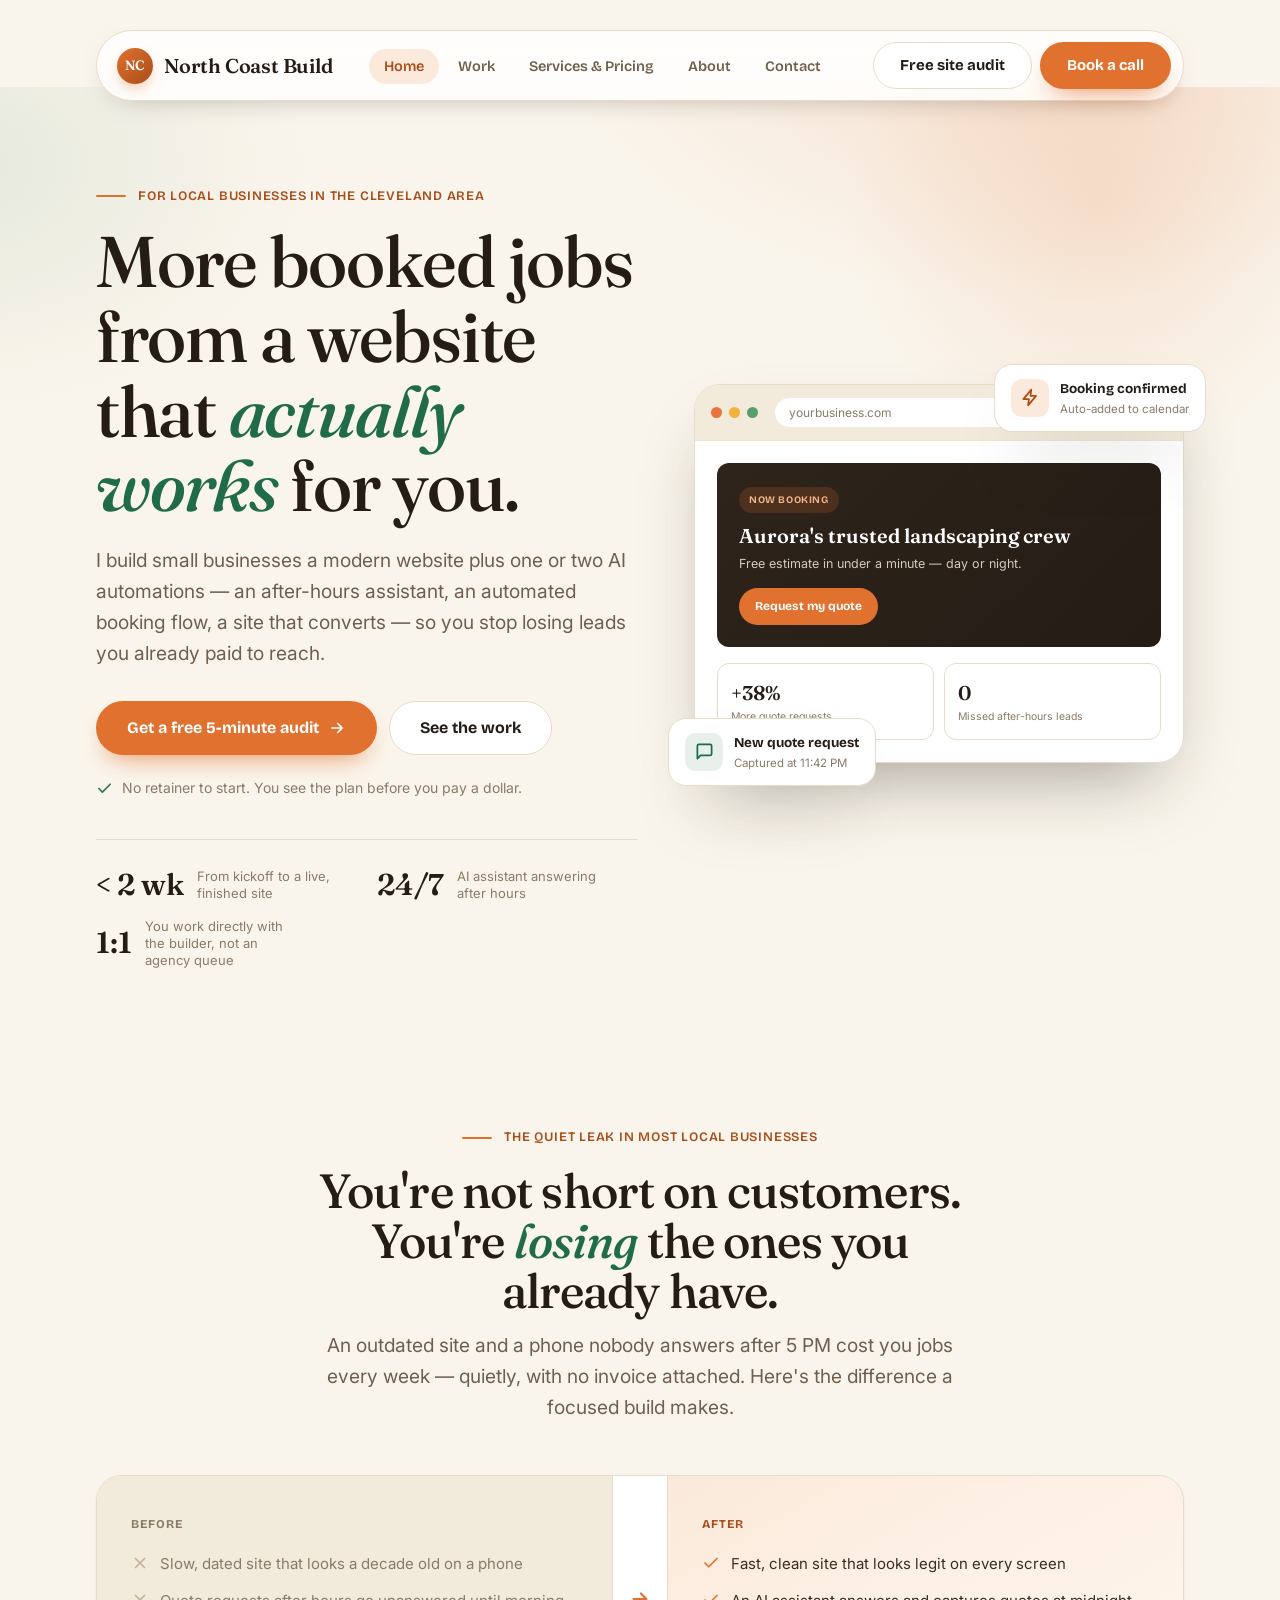
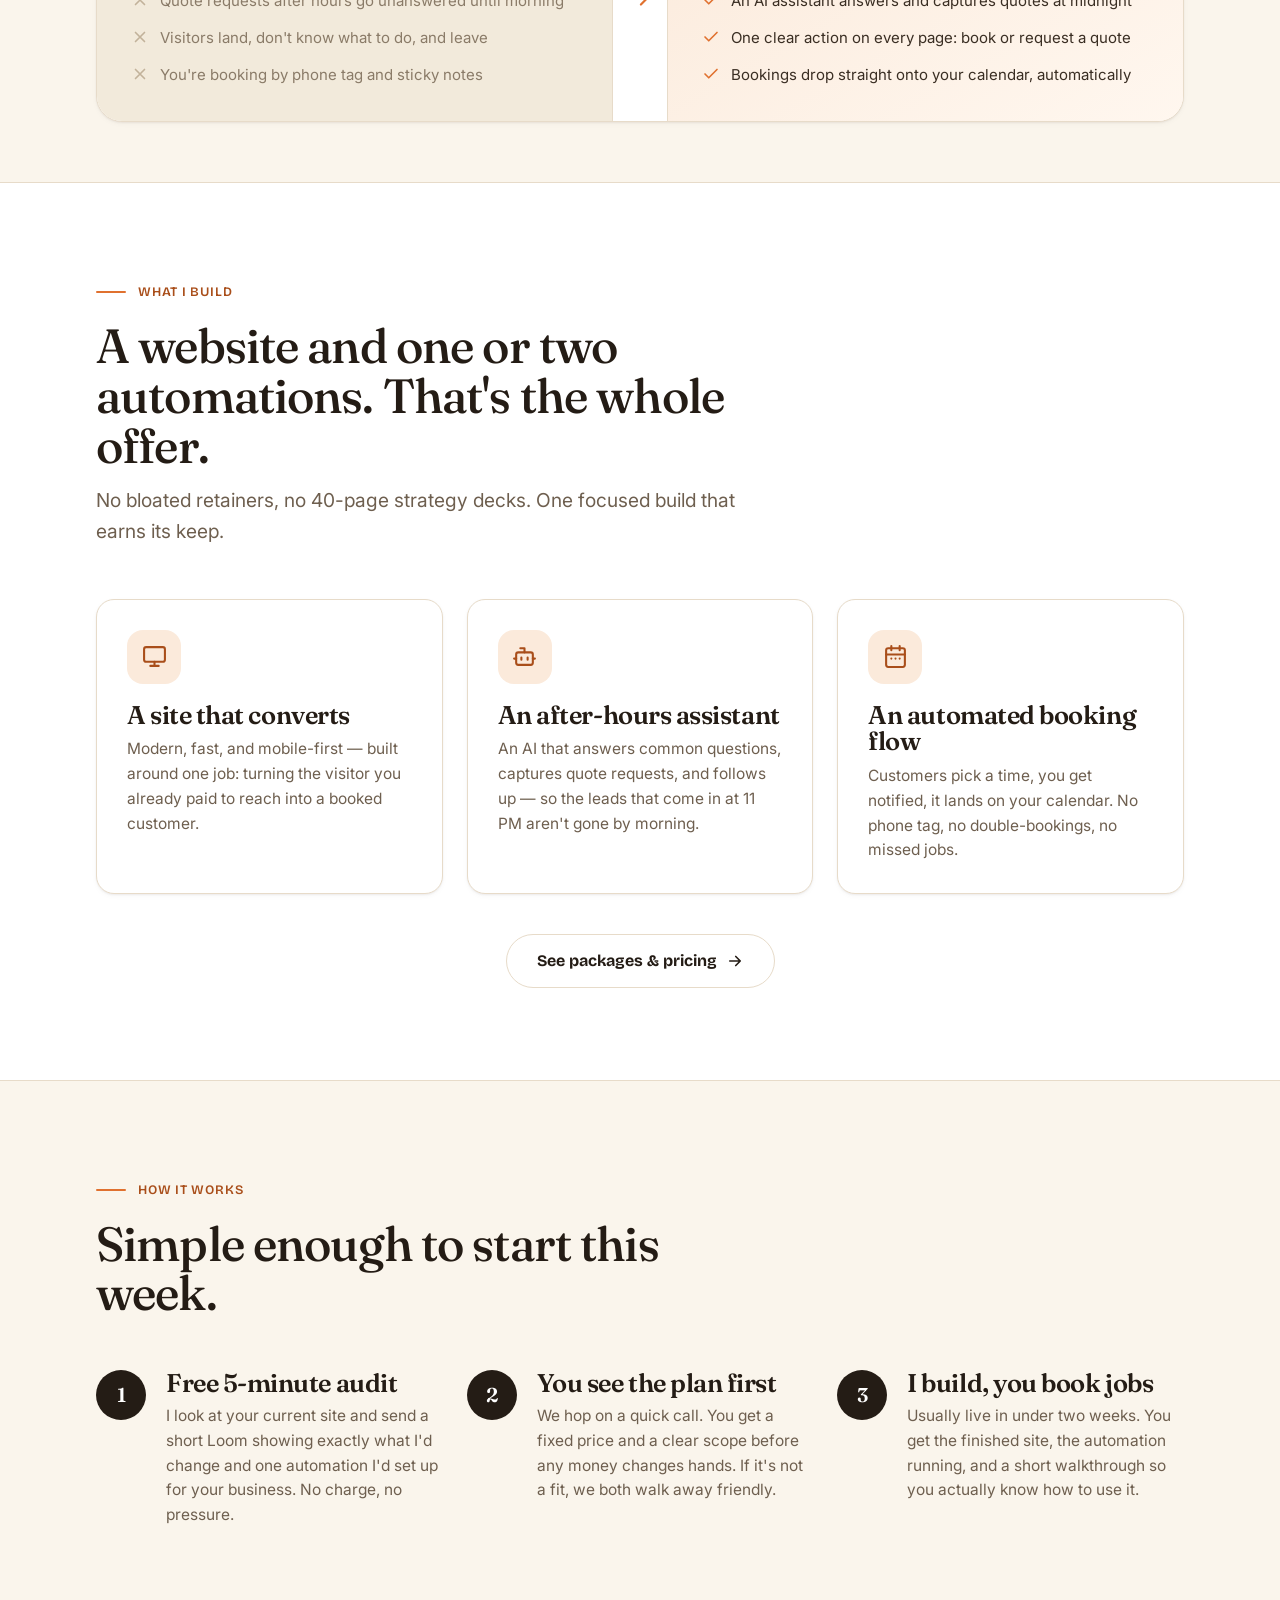
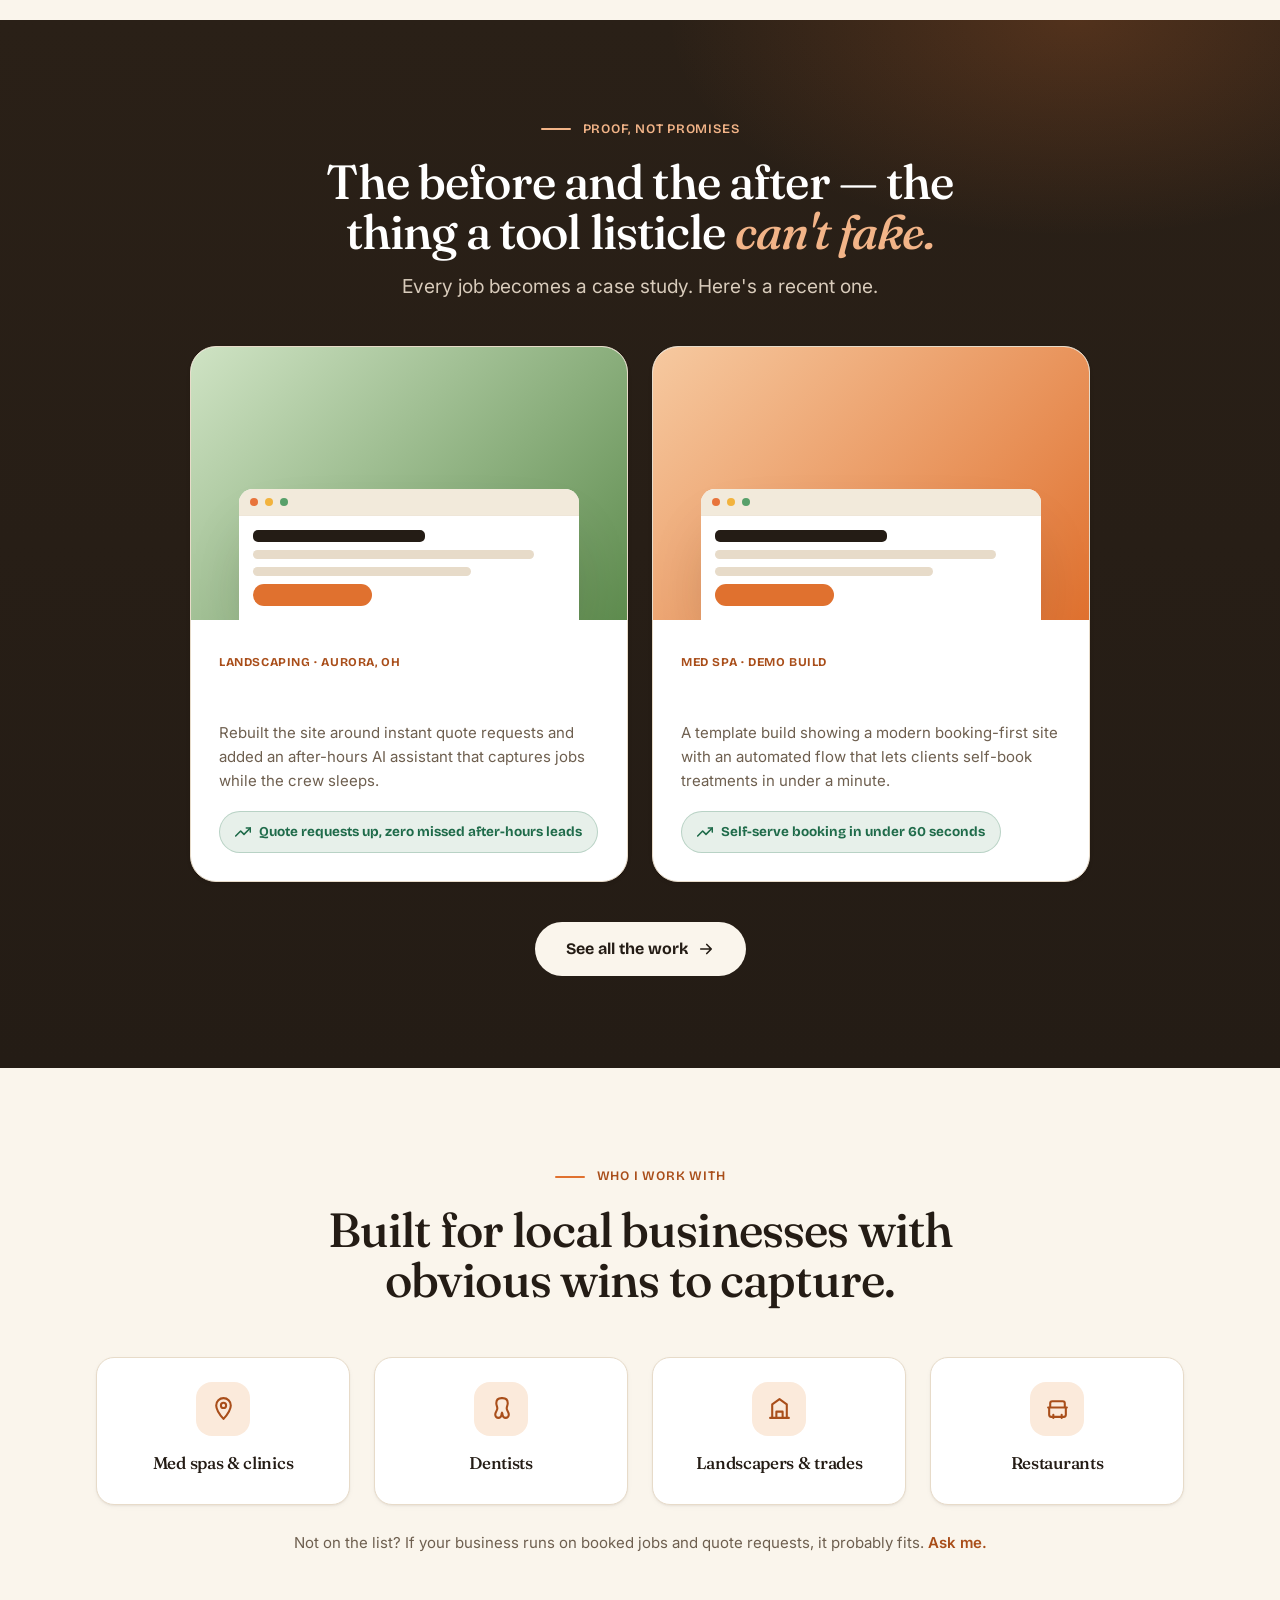
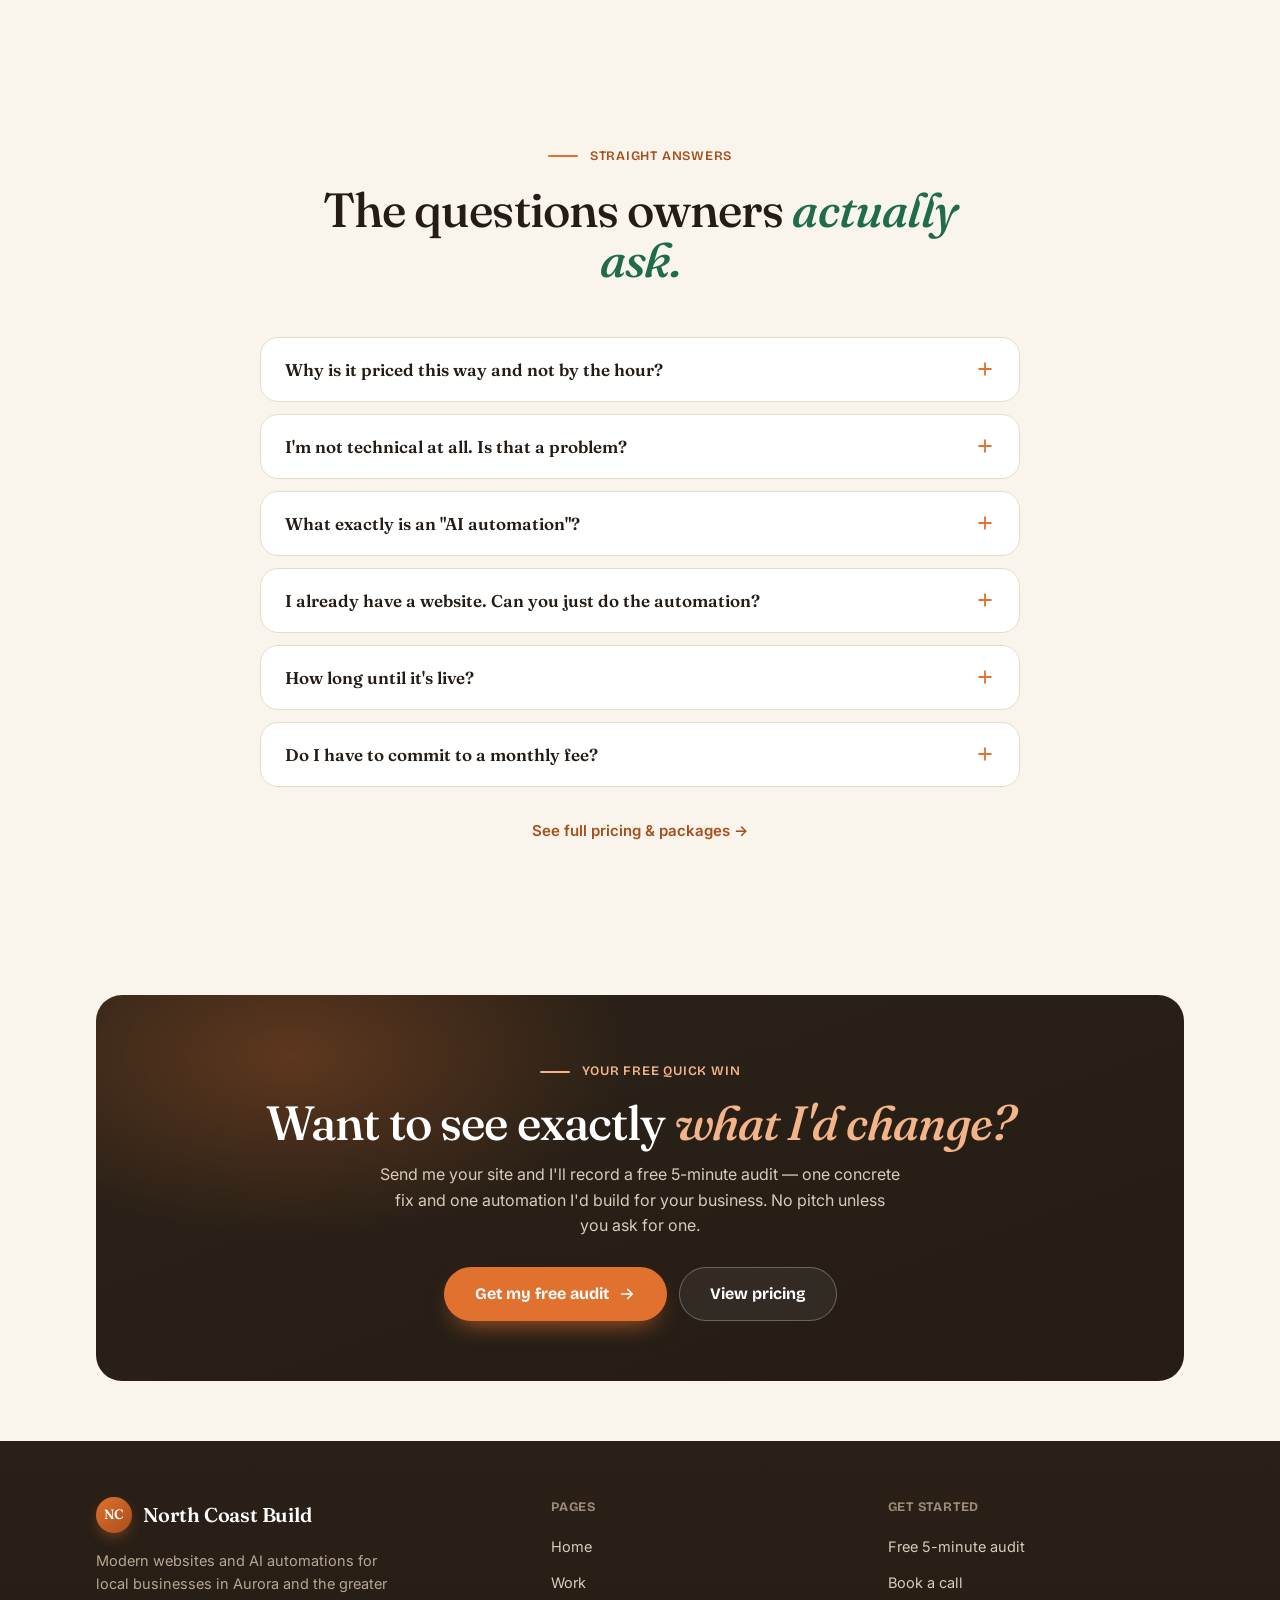
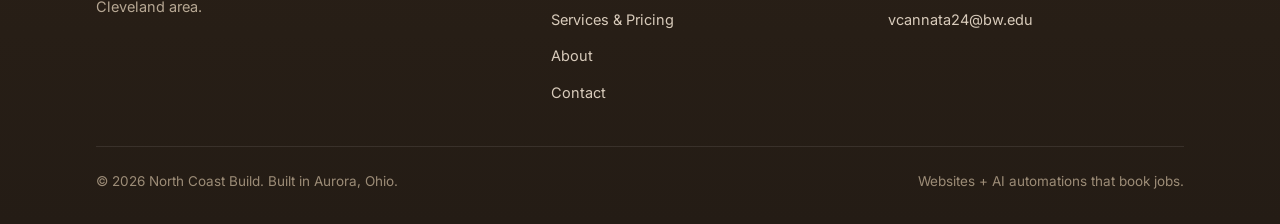
<file: index.html>
<!DOCTYPE html>
<html lang="en">
<head>
<meta charset="UTF-8" />
<meta name="viewport" content="width=device-width, initial-scale=1" />
<title>North Coast Build — Modern websites + AI automations for local business</title>
<meta name="description" content="I build local businesses in the Cleveland area a modern website plus one or two AI automations that capture leads and save real hours. See the before and after." />
<link rel="preconnect" href="https://fonts.googleapis.com" />
<link rel="preconnect" href="https://fonts.gstatic.com" crossorigin />
<link rel="icon" href="favicon.svg" type="image/svg+xml" />
<link rel="apple-touch-icon" href="favicon.svg" />
<meta name="theme-color" content="#E0712F" />
<link rel="canonical" href="https://northcoastbuild.com/" />
<meta property="og:type" content="website" />
<meta property="og:site_name" content="North Coast Build" />
<meta property="og:title" content="North Coast Build — Websites + AI automations for local business" />
<meta property="og:description" content="A modern website plus one or two AI automations that capture the leads and save the hours your local business is losing. See the before and after." />
<meta property="og:url" content="https://northcoastbuild.com/" />
<meta property="og:image" content="https://northcoastbuild.com/og-image.png" />
<meta property="og:image:width" content="1200" />
<meta property="og:image:height" content="630" />
<meta name="twitter:card" content="summary_large_image" />
<meta name="twitter:title" content="North Coast Build — Websites + AI for local business" />
<meta name="twitter:description" content="Modern websites and AI automations that book jobs for local businesses in the Cleveland area." />
<meta name="twitter:image" content="https://northcoastbuild.com/og-image.png" />
<link rel="stylesheet" href="styles.css" />
</head>
<body>

<!-- ================= NAV ================= -->
<div class="nav-wrap">
  <div class="container">
    <nav class="nav" aria-label="Primary">
      <a class="brand" href="index.html" aria-label="North Coast Build home">
        <span class="brand-mark" aria-hidden="true">
          <span class="mono-nc">NC</span>
        </span>
        North Coast Build
      </a>
      <ul class="nav-links">
        <li><a href="index.html" class="active">Home</a></li>
        <li><a href="work.html">Work</a></li>
        <li><a href="services.html">Services &amp; Pricing</a></li>
        <li><a href="about.html">About</a></li>
        <li><a href="contact.html">Contact</a></li>
      </ul>
      <div class="nav-cta">
        <a href="contact.html" class="btn btn-ghost">Free site audit</a>
        <a href="https://calendly.com/vcannata24-bw/30min" target="_blank" rel="noopener noreferrer" class="btn btn-primary">Book a call</a>
      </div>
      <button class="nav-toggle" aria-label="Open menu" aria-expanded="false">
        <svg viewBox="0 0 24 24" fill="none" stroke="currentColor" stroke-width="2" stroke-linecap="round"><path d="M4 6h16M4 12h16M4 18h16"/></svg>
      </button>
    </nav>
  </div>
</div>

<!-- ================= HERO ================= -->
<header class="hero">
  <div class="container section">
    <div class="hero-grid">
      <div>
        <span class="eyebrow reveal">For local businesses in the Cleveland area</span>
        <h1 class="h1 reveal" style="margin-top:18px;">More booked jobs from a website that <em>actually works</em> for you.</h1>
        <p class="lead reveal">I build small businesses a modern website plus one or two AI automations — an after-hours assistant, an automated booking flow, a site that converts — so you stop losing leads you already paid to reach.</p>
        <div class="hero-cta reveal">
          <a href="contact.html" class="btn btn-primary btn-lg">Get a free 5-minute audit
            <svg viewBox="0 0 24 24" fill="none" stroke="currentColor" stroke-width="2.2" stroke-linecap="round" stroke-linejoin="round"><path d="M5 12h14M13 6l6 6-6 6"/></svg>
          </a>
          <a href="work.html" class="btn btn-ghost btn-lg">See the work</a>
        </div>
        <p class="hero-note reveal">
          <svg viewBox="0 0 24 24" fill="none" stroke="currentColor" stroke-width="2.4" stroke-linecap="round" stroke-linejoin="round"><path d="M20 6L9 17l-5-5"/></svg>
          No retainer to start. You see the plan before you pay a dollar.
        </p>

        <div class="proof-strip reveal">
          <div class="proof-item">
            <span class="proof-num">&lt; 2 wk</span>
            <span class="proof-label">From kickoff to a live, finished site</span>
          </div>
          <div class="proof-item">
            <span class="proof-num">24/7</span>
            <span class="proof-label">AI assistant answering after hours</span>
          </div>
          <div class="proof-item">
            <span class="proof-num">1:1</span>
            <span class="proof-label">You work directly with the builder, not an agency queue</span>
          </div>
        </div>
      </div>

      <!-- Hero visual -->
      <div class="hero-visual reveal">
        <div class="device" aria-hidden="true">
          <div class="device-bar">
            <span class="dot dot-r"></span><span class="dot dot-y"></span><span class="dot dot-g"></span>
            <span class="device-url">yourbusiness.com</span>
          </div>
          <div class="device-body">
            <div class="mock-hero">
              <span class="mock-pill">Now booking</span>
              <div class="mock-h">Aurora's trusted landscaping crew</div>
              <div class="mock-sub">Free estimate in under a minute — day or night.</div>
              <span class="mock-btn">Request my quote</span>
            </div>
            <div class="mock-row">
              <div class="mock-card"><div class="k">+38%</div><div class="l">More quote requests</div></div>
              <div class="mock-card"><div class="k">0</div><div class="l">Missed after-hours leads</div></div>
            </div>
          </div>
        </div>
        <div class="float-card float-a">
          <span class="ic ic-emerald" aria-hidden="true">
            <svg viewBox="0 0 24 24" fill="none" stroke="currentColor" stroke-width="2.2" stroke-linecap="round" stroke-linejoin="round"><path d="M21 15a2 2 0 0 1-2 2H7l-4 4V5a2 2 0 0 1 2-2h14a2 2 0 0 1 2 2z"/></svg>
          </span>
          <div>
            <div class="ft">New quote request</div>
            <div class="fs">Captured at 11:42 PM</div>
          </div>
        </div>
        <div class="float-card float-b">
          <span class="ic ic-amber" aria-hidden="true">
            <svg viewBox="0 0 24 24" fill="none" stroke="currentColor" stroke-width="2.2" stroke-linecap="round" stroke-linejoin="round"><path d="M13 2L3 14h7l-1 8 10-12h-7z"/></svg>
          </span>
          <div>
            <div class="ft">Booking confirmed</div>
            <div class="fs">Auto-added to calendar</div>
          </div>
        </div>
      </div>
    </div>
  </div>
</header>

<!-- ================= PROBLEM / WHY ================= -->
<section class="section section--tight">
  <div class="container">
    <div class="sec-head center reveal">
      <span class="eyebrow">The quiet leak in most local businesses</span>
      <h2 class="h2">You're not short on customers. You're <em>losing</em> the ones you already have.</h2>
      <p class="lead">An outdated site and a phone nobody answers after 5 PM cost you jobs every week — quietly, with no invoice attached. Here's the difference a focused build makes.</p>
    </div>

    <div class="ba reveal">
      <div class="ba-col ba-before">
        <span class="ba-tag">Before</span>
        <ul class="ba-list">
          <li><svg viewBox="0 0 24 24" fill="none" stroke="currentColor" stroke-width="2.2" stroke-linecap="round"><path d="M18 6L6 18M6 6l12 12"/></svg> Slow, dated site that looks a decade old on a phone</li>
          <li><svg viewBox="0 0 24 24" fill="none" stroke="currentColor" stroke-width="2.2" stroke-linecap="round"><path d="M18 6L6 18M6 6l12 12"/></svg> Quote requests after hours go unanswered until morning</li>
          <li><svg viewBox="0 0 24 24" fill="none" stroke="currentColor" stroke-width="2.2" stroke-linecap="round"><path d="M18 6L6 18M6 6l12 12"/></svg> Visitors land, don't know what to do, and leave</li>
          <li><svg viewBox="0 0 24 24" fill="none" stroke="currentColor" stroke-width="2.2" stroke-linecap="round"><path d="M18 6L6 18M6 6l12 12"/></svg> You're booking by phone tag and sticky notes</li>
        </ul>
      </div>
      <div class="ba-divider" aria-hidden="true">
        <svg viewBox="0 0 24 24" fill="none" stroke="currentColor" stroke-width="2.4" stroke-linecap="round" stroke-linejoin="round"><path d="M5 12h14M13 6l6 6-6 6"/></svg>
      </div>
      <div class="ba-col ba-after">
        <span class="ba-tag">After</span>
        <ul class="ba-list">
          <li><svg viewBox="0 0 24 24" fill="none" stroke="currentColor" stroke-width="2.2" stroke-linecap="round" stroke-linejoin="round"><path d="M20 6L9 17l-5-5"/></svg> Fast, clean site that looks legit on every screen</li>
          <li><svg viewBox="0 0 24 24" fill="none" stroke="currentColor" stroke-width="2.2" stroke-linecap="round" stroke-linejoin="round"><path d="M20 6L9 17l-5-5"/></svg> An AI assistant answers and captures quotes at midnight</li>
          <li><svg viewBox="0 0 24 24" fill="none" stroke="currentColor" stroke-width="2.2" stroke-linecap="round" stroke-linejoin="round"><path d="M20 6L9 17l-5-5"/></svg> One clear action on every page: book or request a quote</li>
          <li><svg viewBox="0 0 24 24" fill="none" stroke="currentColor" stroke-width="2.2" stroke-linecap="round" stroke-linejoin="round"><path d="M20 6L9 17l-5-5"/></svg> Bookings drop straight onto your calendar, automatically</li>
        </ul>
      </div>
    </div>
  </div>
</section>

<!-- ================= WHAT YOU GET ================= -->
<section class="section" style="background:var(--card);border-block:1px solid var(--line);">
  <div class="container">
    <div class="sec-head reveal">
      <span class="eyebrow">What I build</span>
      <h2 class="h2">A website and one or two automations. That's the whole offer.</h2>
      <p class="lead">No bloated retainers, no 40-page strategy decks. One focused build that earns its keep.</p>
    </div>
    <div class="grid grid-3">
      <div class="card card-hover reveal">
        <span class="feature-ic" aria-hidden="true">
          <svg viewBox="0 0 24 24" fill="none" stroke="currentColor" stroke-width="2" stroke-linecap="round" stroke-linejoin="round"><rect x="2" y="3" width="20" height="14" rx="2"/><path d="M8 21h8M12 17v4"/></svg>
        </span>
        <h3 class="h3">A site that converts</h3>
        <p>Modern, fast, and mobile-first — built around one job: turning the visitor you already paid to reach into a booked customer.</p>
      </div>
      <div class="card card-hover reveal">
        <span class="feature-ic" aria-hidden="true">
          <svg viewBox="0 0 24 24" fill="none" stroke="currentColor" stroke-width="2" stroke-linecap="round" stroke-linejoin="round"><path d="M12 8V4H8"/><rect x="4" y="8" width="16" height="12" rx="2"/><path d="M2 14h2M20 14h2M15 13v2M9 13v2"/></svg>
        </span>
        <h3 class="h3">An after-hours assistant</h3>
        <p>An AI that answers common questions, captures quote requests, and follows up — so the leads that come in at 11 PM aren't gone by morning.</p>
      </div>
      <div class="card card-hover reveal">
        <span class="feature-ic" aria-hidden="true">
          <svg viewBox="0 0 24 24" fill="none" stroke="currentColor" stroke-width="2" stroke-linecap="round" stroke-linejoin="round"><rect x="3" y="4" width="18" height="18" rx="2"/><path d="M16 2v4M8 2v4M3 10h18M8 14h.01M12 14h.01M16 14h.01"/></svg>
        </span>
        <h3 class="h3">An automated booking flow</h3>
        <p>Customers pick a time, you get notified, it lands on your calendar. No phone tag, no double-bookings, no missed jobs.</p>
      </div>
    </div>
    <div class="center reveal" style="margin-top:40px;">
      <a href="services.html" class="btn btn-ghost btn-lg">See packages &amp; pricing
        <svg viewBox="0 0 24 24" fill="none" stroke="currentColor" stroke-width="2.2" stroke-linecap="round" stroke-linejoin="round"><path d="M5 12h14M13 6l6 6-6 6"/></svg>
      </a>
    </div>
  </div>
</section>

<!-- ================= HOW IT WORKS ================= -->
<section class="section">
  <div class="container">
    <div class="sec-head reveal">
      <span class="eyebrow">How it works</span>
      <h2 class="h2">Simple enough to start this week.</h2>
    </div>
    <div class="grid grid-3 steps">
      <div class="step reveal">
        <span class="step-num">1</span>
        <div>
          <h3 class="h3">Free 5-minute audit</h3>
          <p>I look at your current site and send a short Loom showing exactly what I'd change and one automation I'd set up for your business. No charge, no pressure.</p>
        </div>
      </div>
      <div class="step reveal">
        <span class="step-num">2</span>
        <div>
          <h3 class="h3">You see the plan first</h3>
          <p>We hop on a quick call. You get a fixed price and a clear scope before any money changes hands. If it's not a fit, we both walk away friendly.</p>
        </div>
      </div>
      <div class="step reveal">
        <span class="step-num">3</span>
        <div>
          <h3 class="h3">I build, you book jobs</h3>
          <p>Usually live in under two weeks. You get the finished site, the automation running, and a short walkthrough so you actually know how to use it.</p>
        </div>
      </div>
    </div>
  </div>
</section>

<!-- ================= FEATURED WORK ================= -->
<section class="section band-dark">
  <div class="container">
    <div class="sec-head center reveal" style="margin-bottom:44px;">
      <span class="eyebrow eyebrow--light">Proof, not promises</span>
      <h2 class="h2">The before and the after — the thing a tool listicle <em>can't fake.</em></h2>
      <p class="lead">Every job becomes a case study. Here's a recent one.</p>
    </div>
    <div class="grid grid-2 reveal" style="max-width:900px;margin-inline:auto;">
      <div class="case">
        <div class="case-media g-land">
          <div class="case-screen">
            <div class="device-bar"><span class="dot dot-r"></span><span class="dot dot-y"></span><span class="dot dot-g"></span></div>
            <div class="case-screen-body">
              <div class="csb-line w1"></div><div class="csb-line w2"></div><div class="csb-line w3"></div><div class="csb-btn"></div>
            </div>
          </div>
        </div>
        <div class="case-body">
          <span class="case-cat">Landscaping · Aurora, OH</span>
          <h3 class="h3">Greenline Lawn &amp; Landscape</h3>
          <p>Rebuilt the site around instant quote requests and added an after-hours AI assistant that captures jobs while the crew sleeps.</p>
          <span class="result-chip">
            <svg viewBox="0 0 24 24" fill="none" stroke="currentColor" stroke-width="2.4" stroke-linecap="round" stroke-linejoin="round"><path d="M23 6l-9.5 9.5-5-5L1 18"/><path d="M17 6h6v6"/></svg>
            Quote requests up, zero missed after-hours leads
          </span>
        </div>
      </div>
      <div class="case">
        <div class="case-media g-spa">
          <div class="case-screen">
            <div class="device-bar"><span class="dot dot-r"></span><span class="dot dot-y"></span><span class="dot dot-g"></span></div>
            <div class="case-screen-body">
              <div class="csb-line w1"></div><div class="csb-line w2"></div><div class="csb-line w3"></div><div class="csb-btn"></div>
            </div>
          </div>
        </div>
        <div class="case-body">
          <span class="case-cat">Med Spa · Demo build</span>
          <h3 class="h3">Lumen Aesthetics</h3>
          <p>A template build showing a modern booking-first site with an automated flow that lets clients self-book treatments in under a minute.</p>
          <span class="result-chip">
            <svg viewBox="0 0 24 24" fill="none" stroke="currentColor" stroke-width="2.4" stroke-linecap="round" stroke-linejoin="round"><path d="M23 6l-9.5 9.5-5-5L1 18"/><path d="M17 6h6v6"/></svg>
            Self-serve booking in under 60 seconds
          </span>
        </div>
      </div>
    </div>
    <div class="center reveal" style="margin-top:40px;">
      <a href="work.html" class="btn btn-light btn-lg">See all the work
        <svg viewBox="0 0 24 24" fill="none" stroke="currentColor" stroke-width="2.2" stroke-linecap="round" stroke-linejoin="round"><path d="M5 12h14M13 6l6 6-6 6"/></svg>
      </a>
    </div>
  </div>
</section>

<!-- ================= WHO IT'S FOR ================= -->
<section class="section">
  <div class="container">
    <div class="sec-head center reveal">
      <span class="eyebrow">Who I work with</span>
      <h2 class="h2">Built for local businesses with obvious wins to capture.</h2>
    </div>
    <div class="grid grid-4 reveal">
      <div class="card center" style="padding:24px 18px;">
        <span class="feature-ic mx-auto" aria-hidden="true"><svg viewBox="0 0 24 24" fill="none" stroke="currentColor" stroke-width="2" stroke-linecap="round" stroke-linejoin="round"><path d="M12 2a7 7 0 0 0-7 7c0 5 7 13 7 13s7-8 7-13a7 7 0 0 0-7-7z"/><circle cx="12" cy="9" r="2.5"/></svg></span>
        <h3 style="font-size:17px;">Med spas &amp; clinics</h3>
      </div>
      <div class="card center" style="padding:24px 18px;">
        <span class="feature-ic mx-auto" aria-hidden="true"><svg viewBox="0 0 24 24" fill="none" stroke="currentColor" stroke-width="2" stroke-linecap="round" stroke-linejoin="round"><path d="M12 2C9 2 7 4 7 7c0 2 1 3 1 5s-2 3-2 6a3 3 0 0 0 6 0c0-1 .5-2 .5-2s.5 1 .5 2a3 3 0 0 0 6 0c0-3-2-4-2-6s1-3 1-5c0-3-2-5-5-5a4 4 0 0 0-1 .2A4 4 0 0 0 12 2z"/></svg></span>
        <h3 style="font-size:17px;">Dentists</h3>
      </div>
      <div class="card center" style="padding:24px 18px;">
        <span class="feature-ic mx-auto" aria-hidden="true"><svg viewBox="0 0 24 24" fill="none" stroke="currentColor" stroke-width="2" stroke-linecap="round" stroke-linejoin="round"><path d="M3 21h18M5 21V8l7-5 7 5v13M9 21v-6h6v6"/></svg></span>
        <h3 style="font-size:17px;">Landscapers &amp; trades</h3>
      </div>
      <div class="card center" style="padding:24px 18px;">
        <span class="feature-ic mx-auto" aria-hidden="true"><svg viewBox="0 0 24 24" fill="none" stroke="currentColor" stroke-width="2" stroke-linecap="round" stroke-linejoin="round"><path d="M3 11h18M5 11V7a2 2 0 0 1 2-2h10a2 2 0 0 1 2 2v4M4 11v7a2 2 0 0 0 2 2h12a2 2 0 0 0 2-2v-7M8 21v-3M16 21v-3"/></svg></span>
        <h3 style="font-size:17px;">Restaurants</h3>
      </div>
    </div>
    <p class="center muted reveal" style="margin-top:26px;font-size:15px;">Not on the list? If your business runs on booked jobs and quote requests, it probably fits. <a href="contact.html" style="color:var(--amber-700);font-weight:600;">Ask me.</a></p>
  </div>
</section>

<!-- ================= FAQ ================= -->
<section class="section">
  <div class="container">
    <div class="sec-head center reveal">
      <span class="eyebrow">Straight answers</span>
      <h2 class="h2">The questions owners <em>actually ask.</em></h2>
    </div>
    <div class="faq reveal">
      <div class="faq-item">
        <button class="faq-q" aria-expanded="false">Why is it priced this way and not by the hour?<svg viewBox="0 0 24 24" fill="none" stroke="currentColor" stroke-width="2.2" stroke-linecap="round"><path d="M12 5v14M5 12h14"/></svg></button>
        <div class="faq-a"><div class="faq-a-inner">Because you should know the cost before you commit, and you shouldn't pay more just because something took me longer. We agree on a fixed price for a fixed scope. If we add things later, we agree on that too — in writing, before any work.</div></div>
      </div>
      <div class="faq-item">
        <button class="faq-q" aria-expanded="false">I'm not technical at all. Is that a problem?<svg viewBox="0 0 24 24" fill="none" stroke="currentColor" stroke-width="2.2" stroke-linecap="round"><path d="M12 5v14M5 12h14"/></svg></button>
        <div class="faq-a"><div class="faq-a-inner">Not even a little. You don't need to care about the stack — that's my job. You care about more booked jobs and fewer missed calls. I handle everything and hand it back with a plain-English walkthrough.</div></div>
      </div>
      <div class="faq-item">
        <button class="faq-q" aria-expanded="false">What exactly is an "AI automation"?<svg viewBox="0 0 24 24" fill="none" stroke="currentColor" stroke-width="2.2" stroke-linecap="round"><path d="M12 5v14M5 12h14"/></svg></button>
        <div class="faq-a"><div class="faq-a-inner">Something boring and useful, not a gimmick. An assistant that answers quote questions and captures the lead at midnight. A booking flow that puts appointments on your calendar without phone tag. Follow-ups that go out automatically so leads don't fall through the cracks.</div></div>
      </div>
      <div class="faq-item">
        <button class="faq-q" aria-expanded="false">I already have a website. Can you just do the automation?<svg viewBox="0 0 24 24" fill="none" stroke="currentColor" stroke-width="2.2" stroke-linecap="round"><path d="M12 5v14M5 12h14"/></svg></button>
        <div class="faq-a"><div class="faq-a-inner">Yes. If your site is fine, skip the rebuild — pick a single automation, the busywork pack, or ongoing automation care. I'll plug into the tools you already use (your calendar, inbox, booking, CRM) and automate the repetitive work without touching the site.</div></div>
      </div>
      <div class="faq-item">
        <button class="faq-q" aria-expanded="false">How long until it's live?<svg viewBox="0 0 24 24" fill="none" stroke="currentColor" stroke-width="2.2" stroke-linecap="round"><path d="M12 5v14M5 12h14"/></svg></button>
        <div class="faq-a"><div class="faq-a-inner">A site is usually about a week. A site plus an automation is around two. I'll give you a real date on our call, not a vague "soon."</div></div>
      </div>
      <div class="faq-item">
        <button class="faq-q" aria-expanded="false">Do I have to commit to a monthly fee?<svg viewBox="0 0 24 24" fill="none" stroke="currentColor" stroke-width="2.2" stroke-linecap="round"><path d="M12 5v14M5 12h14"/></svg></button>
        <div class="faq-a"><div class="faq-a-inner">No. The build is a one-time price and the site is yours. Ongoing care and hosting at $89/mo is optional if you'd rather I keep it running and updated. Plenty of clients skip it.</div></div>
      </div>
    </div>
    <p class="center reveal" style="margin-top:32px;font-size:15px;"><a href="services.html" style="color:var(--amber-700);font-weight:600;">See full pricing &amp; packages →</a></p>
  </div>
</section>

<!-- ================= CTA BANNER ================= -->
<section class="section--tight">
  <div class="container">
    <div class="cta-banner reveal">
      <span class="eyebrow eyebrow--light">Your free quick win</span>
      <h2 class="h2" style="margin-top:16px;">Want to see exactly <em>what I'd change?</em></h2>
      <p>Send me your site and I'll record a free 5-minute audit — one concrete fix and one automation I'd build for your business. No pitch unless you ask for one.</p>
      <div class="hero-cta">
        <a href="contact.html" class="btn btn-primary btn-lg">Get my free audit
          <svg viewBox="0 0 24 24" fill="none" stroke="currentColor" stroke-width="2.2" stroke-linecap="round" stroke-linejoin="round"><path d="M5 12h14M13 6l6 6-6 6"/></svg>
        </a>
        <a href="services.html" class="btn btn-outline-light btn-lg">View pricing</a>
      </div>
    </div>
  </div>
</section>

<!-- ================= FOOTER ================= -->
<footer class="footer">
  <div class="container">
    <div class="footer-grid">
      <div>
        <a class="brand" href="index.html">
          <span class="brand-mark" aria-hidden="true"><span class="mono-nc">NC</span></span>
          North Coast Build
        </a>
        <p>Modern websites and AI automations for local businesses in Aurora and the greater Cleveland area.</p>
      </div>
      <div>
        <h5>Pages</h5>
        <ul class="footer-links">
          <li><a href="index.html">Home</a></li>
          <li><a href="work.html">Work</a></li>
          <li><a href="services.html">Services &amp; Pricing</a></li>
          <li><a href="about.html">About</a></li>
          <li><a href="contact.html">Contact</a></li>
        </ul>
      </div>
      <div>
        <h5>Get started</h5>
        <ul class="footer-links">
          <li><a href="contact.html">Free 5-minute audit</a></li>
          <li><a href="https://calendly.com/vcannata24-bw/30min" target="_blank" rel="noopener noreferrer">Book a call</a></li>
          <li><a href="mailto:vcannata24@bw.edu">vcannata24@bw.edu</a></li>
        </ul>
      </div>
    </div>
    <div class="footer-bottom">
      <span>© 2026 North Coast Build. Built in Aurora, Ohio.</span>
      <span>Websites + AI automations that book jobs.</span>
    </div>
  </div>
</footer>

<script src="script.js"></script>
</body>
</html>
</file>
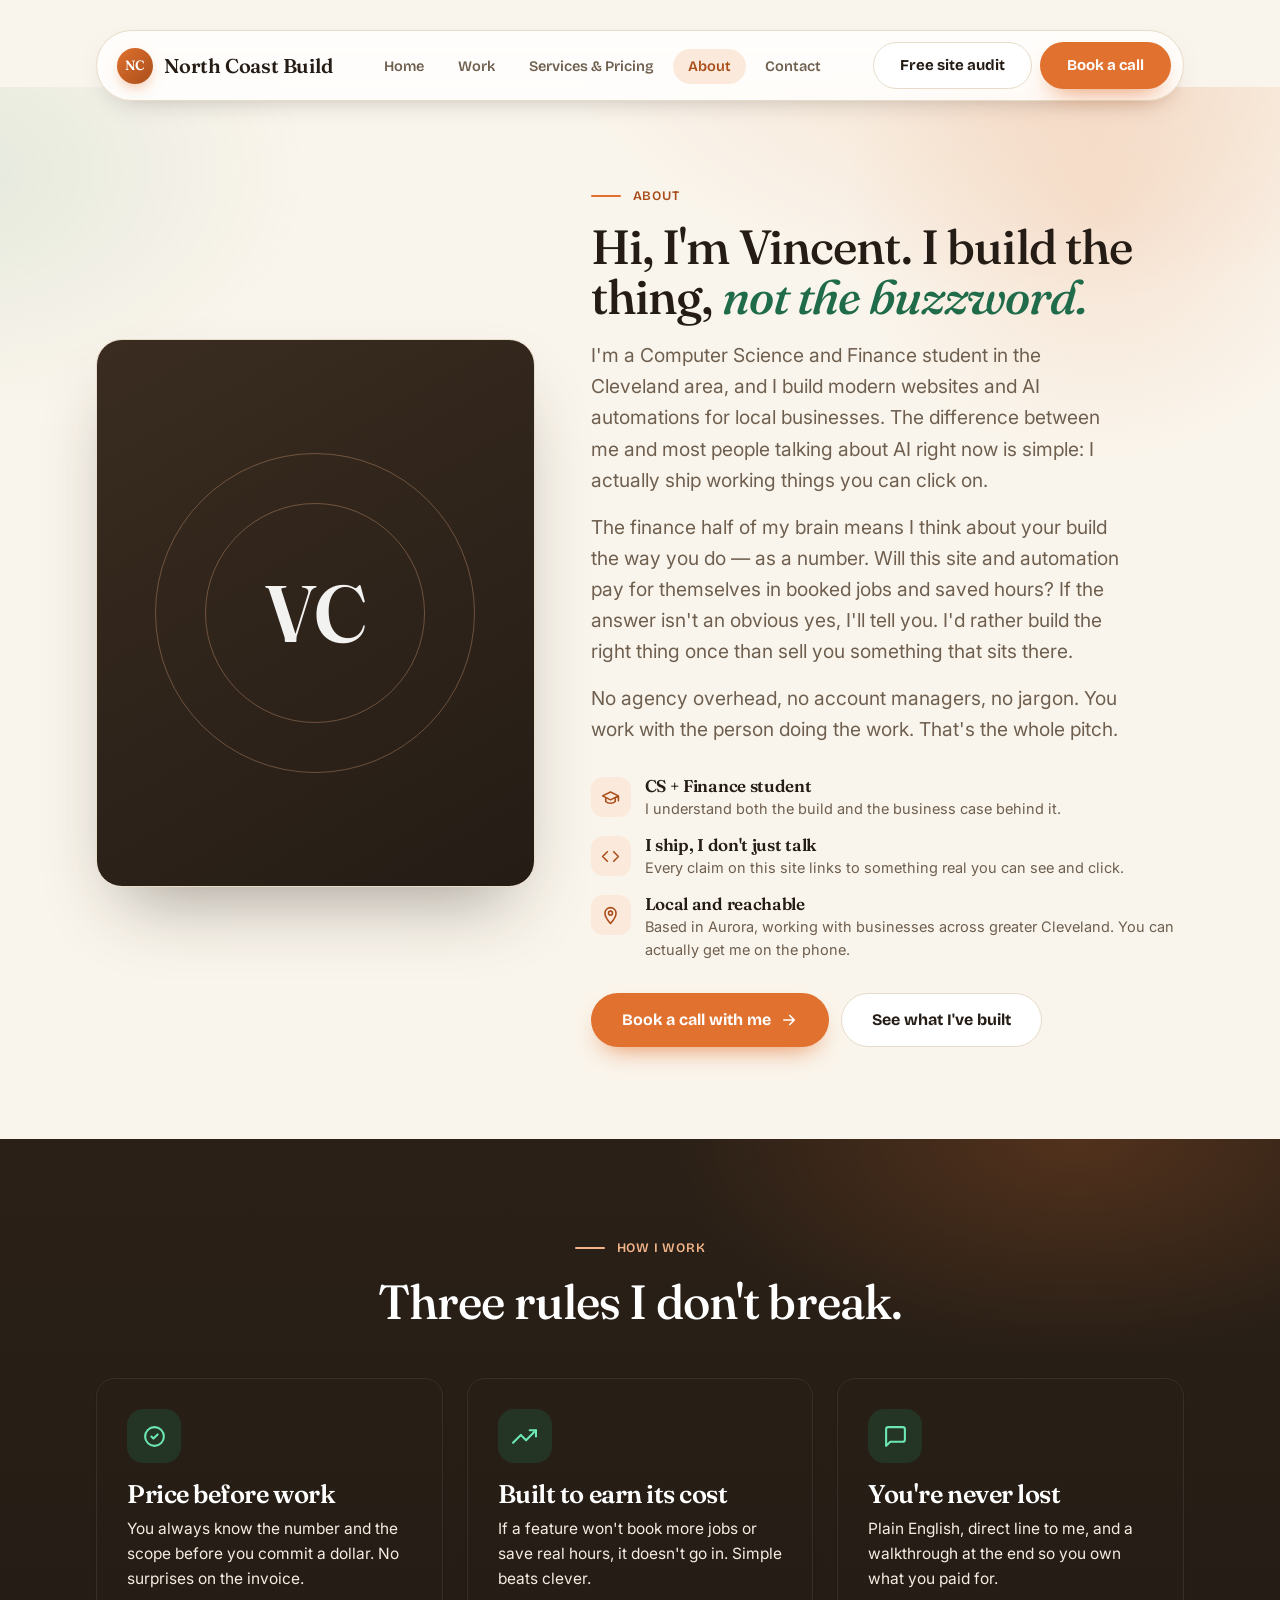
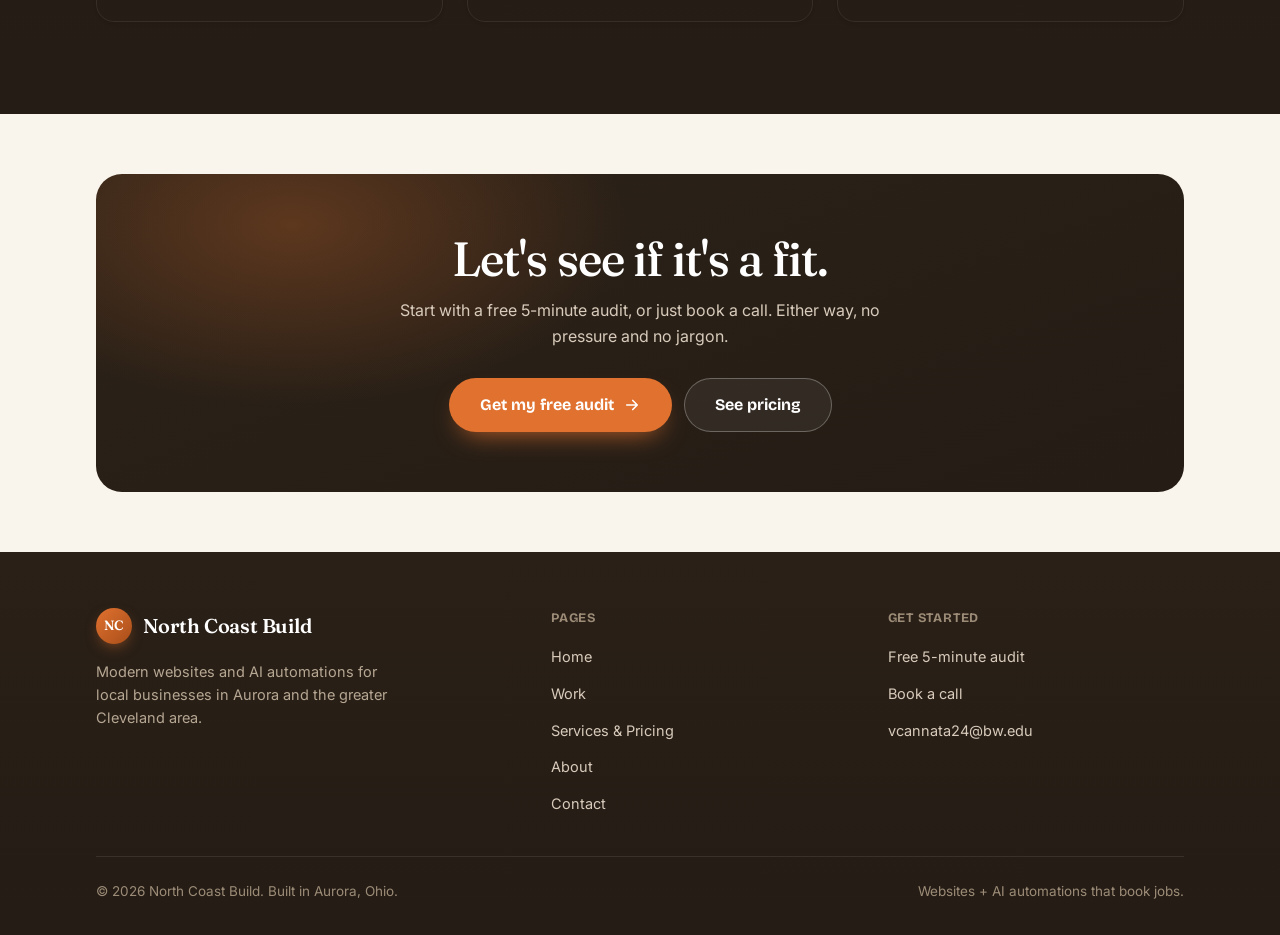
<file: about.html>
<!DOCTYPE html>
<html lang="en">
<head>
<meta charset="UTF-8" />
<meta name="viewport" content="width=device-width, initial-scale=1" />
<title>About — North Coast Build</title>
<meta name="description" content="A Computer Science and Finance student who ships working websites and AI automations for local businesses — not just talks about them." />
<link rel="preconnect" href="https://fonts.googleapis.com" />
<link rel="preconnect" href="https://fonts.gstatic.com" crossorigin />
<link rel="icon" href="favicon.svg" type="image/svg+xml" />
<link rel="apple-touch-icon" href="favicon.svg" />
<meta name="theme-color" content="#E0712F" />
<link rel="canonical" href="https://northcoastbuild.com/about.html" />
<meta property="og:type" content="website" />
<meta property="og:site_name" content="North Coast Build" />
<meta property="og:title" content="About — North Coast Build" />
<meta property="og:description" content="A Computer Science and Finance student who ships working websites and AI automations for local businesses — not just talks about them." />
<meta property="og:url" content="https://northcoastbuild.com/about.html" />
<meta property="og:image" content="https://northcoastbuild.com/og-image.png" />
<meta property="og:image:width" content="1200" />
<meta property="og:image:height" content="630" />
<meta name="twitter:card" content="summary_large_image" />
<meta name="twitter:title" content="About — North Coast Build" />
<meta name="twitter:description" content="I build the thing, not the buzzword. CS + Finance student shipping for local business." />
<meta name="twitter:image" content="https://northcoastbuild.com/og-image.png" />
<link rel="stylesheet" href="styles.css" />
</head>
<body>

<!-- ================= NAV ================= -->
<div class="nav-wrap">
  <div class="container">
    <nav class="nav" aria-label="Primary">
      <a class="brand" href="index.html" aria-label="North Coast Build home">
        <span class="brand-mark" aria-hidden="true">
          <span class="mono-nc">NC</span>
        </span>
        North Coast Build
      </a>
      <ul class="nav-links">
        <li><a href="index.html">Home</a></li>
        <li><a href="work.html">Work</a></li>
        <li><a href="services.html">Services &amp; Pricing</a></li>
        <li><a href="about.html" class="active">About</a></li>
        <li><a href="contact.html">Contact</a></li>
      </ul>
      <div class="nav-cta">
        <a href="contact.html" class="btn btn-ghost">Free site audit</a>
        <a href="https://calendly.com/vcannata24-bw/30min" target="_blank" rel="noopener noreferrer" class="btn btn-primary">Book a call</a>
      </div>
      <button class="nav-toggle" aria-label="Open menu" aria-expanded="false">
        <svg viewBox="0 0 24 24" fill="none" stroke="currentColor" stroke-width="2" stroke-linecap="round"><path d="M4 6h16M4 12h16M4 18h16"/></svg>
      </button>
    </nav>
  </div>
</div>

<!-- ================= ABOUT ================= -->
<header class="hero">
  <div class="container section">
    <div class="about-grid">
      <div class="reveal">
        <div class="portrait" role="img" aria-label="Vincent Cannata">
          <span class="ring r1"></span>
          <span class="ring r2"></span>
          <span class="mono">VC</span>
        </div>
      </div>
      <div>
        <span class="eyebrow reveal">About</span>
        <h1 class="h1 reveal" style="margin:16px 0 18px;font-size:clamp(2.1rem,4vw,3rem);">Hi, I'm Vincent. I build the thing, <em>not the buzzword.</em></h1>
        <p class="lead reveal" style="margin-bottom:16px;">I'm a Computer Science and Finance student in the Cleveland area, and I build modern websites and AI automations for local businesses. The difference between me and most people talking about AI right now is simple: I actually ship working things you can click on.</p>
        <p class="lead reveal" style="margin-bottom:16px;">The finance half of my brain means I think about your build the way you do — as a number. Will this site and automation pay for themselves in booked jobs and saved hours? If the answer isn't an obvious yes, I'll tell you. I'd rather build the right thing once than sell you something that sits there.</p>
        <p class="lead reveal">No agency overhead, no account managers, no jargon. You work with the person doing the work. That's the whole pitch.</p>

        <ul class="fact-list reveal">
          <li>
            <span class="fact-ic" aria-hidden="true"><svg viewBox="0 0 24 24" fill="none" stroke="currentColor" stroke-width="2" stroke-linecap="round" stroke-linejoin="round"><path d="M22 10v6M2 10l10-5 10 5-10 5z"/><path d="M6 12v5c3 3 9 3 12 0v-5"/></svg></span>
            <div><h4>CS + Finance student</h4><p>I understand both the build and the business case behind it.</p></div>
          </li>
          <li>
            <span class="fact-ic" aria-hidden="true"><svg viewBox="0 0 24 24" fill="none" stroke="currentColor" stroke-width="2" stroke-linecap="round" stroke-linejoin="round"><path d="M16 18l6-6-6-6M8 6l-6 6 6 6"/></svg></span>
            <div><h4>I ship, I don't just talk</h4><p>Every claim on this site links to something real you can see and click.</p></div>
          </li>
          <li>
            <span class="fact-ic" aria-hidden="true"><svg viewBox="0 0 24 24" fill="none" stroke="currentColor" stroke-width="2" stroke-linecap="round" stroke-linejoin="round"><path d="M12 2a7 7 0 0 0-7 7c0 5 7 13 7 13s7-8 7-13a7 7 0 0 0-7-7z"/><circle cx="12" cy="9" r="2.5"/></svg></span>
            <div><h4>Local and reachable</h4><p>Based in Aurora, working with businesses across greater Cleveland. You can actually get me on the phone.</p></div>
          </li>
        </ul>

        <div class="hero-cta reveal" style="margin-top:32px;">
          <a href="https://calendly.com/vcannata24-bw/30min" target="_blank" rel="noopener noreferrer" class="btn btn-primary btn-lg">Book a call with me
            <svg viewBox="0 0 24 24" fill="none" stroke="currentColor" stroke-width="2.2" stroke-linecap="round" stroke-linejoin="round"><path d="M5 12h14M13 6l6 6-6 6"/></svg>
          </a>
          <a href="work.html" class="btn btn-ghost btn-lg">See what I've built</a>
        </div>
      </div>
    </div>
  </div>
</header>

<!-- ================= PRINCIPLES ================= -->
<section class="section band-dark">
  <div class="container">
    <div class="sec-head center reveal">
      <span class="eyebrow eyebrow--light">How I work</span>
      <h2 class="h2">Three rules I don't break.</h2>
    </div>
    <div class="grid grid-3 reveal">
      <div class="card" style="background:var(--ink-2);border-color:rgba(255,255,255,.08);">
        <span class="feature-ic" style="background:rgba(16,185,129,.14);color:#6EE7B7;" aria-hidden="true"><svg viewBox="0 0 24 24" fill="none" stroke="currentColor" stroke-width="2" stroke-linecap="round" stroke-linejoin="round"><path d="M9 12l2 2 4-4"/><circle cx="12" cy="12" r="9"/></svg></span>
        <h3 class="h3" style="color:#fff;">Price before work</h3>
        <p style="color:var(--slate-300);">You always know the number and the scope before you commit a dollar. No surprises on the invoice.</p>
      </div>
      <div class="card" style="background:var(--ink-2);border-color:rgba(255,255,255,.08);">
        <span class="feature-ic" style="background:rgba(16,185,129,.14);color:#6EE7B7;" aria-hidden="true"><svg viewBox="0 0 24 24" fill="none" stroke="currentColor" stroke-width="2" stroke-linecap="round" stroke-linejoin="round"><path d="M23 6l-9.5 9.5-5-5L1 18"/><path d="M17 6h6v6"/></svg></span>
        <h3 class="h3" style="color:#fff;">Built to earn its cost</h3>
        <p style="color:var(--slate-300);">If a feature won't book more jobs or save real hours, it doesn't go in. Simple beats clever.</p>
      </div>
      <div class="card" style="background:var(--ink-2);border-color:rgba(255,255,255,.08);">
        <span class="feature-ic" style="background:rgba(16,185,129,.14);color:#6EE7B7;" aria-hidden="true"><svg viewBox="0 0 24 24" fill="none" stroke="currentColor" stroke-width="2" stroke-linecap="round" stroke-linejoin="round"><path d="M21 15a2 2 0 0 1-2 2H7l-4 4V5a2 2 0 0 1 2-2h14a2 2 0 0 1 2 2z"/></svg></span>
        <h3 class="h3" style="color:#fff;">You're never lost</h3>
        <p style="color:var(--slate-300);">Plain English, direct line to me, and a walkthrough at the end so you own what you paid for.</p>
      </div>
    </div>
  </div>
</section>

<!-- ================= CTA ================= -->
<section class="section--tight">
  <div class="container">
    <div class="cta-banner reveal">
      <h2 class="h2" style="margin-top:0;">Let's see if it's a fit.</h2>
      <p>Start with a free 5-minute audit, or just book a call. Either way, no pressure and no jargon.</p>
      <div class="hero-cta">
        <a href="contact.html" class="btn btn-primary btn-lg">Get my free audit
          <svg viewBox="0 0 24 24" fill="none" stroke="currentColor" stroke-width="2.2" stroke-linecap="round" stroke-linejoin="round"><path d="M5 12h14M13 6l6 6-6 6"/></svg>
        </a>
        <a href="services.html" class="btn btn-outline-light btn-lg">See pricing</a>
      </div>
    </div>
  </div>
</section>

<!-- ================= FOOTER ================= -->
<footer class="footer">
  <div class="container">
    <div class="footer-grid">
      <div>
        <a class="brand" href="index.html">
          <span class="brand-mark" aria-hidden="true"><span class="mono-nc">NC</span></span>
          North Coast Build
        </a>
        <p>Modern websites and AI automations for local businesses in Aurora and the greater Cleveland area.</p>
      </div>
      <div>
        <h5>Pages</h5>
        <ul class="footer-links">
          <li><a href="index.html">Home</a></li>
          <li><a href="work.html">Work</a></li>
          <li><a href="services.html">Services &amp; Pricing</a></li>
          <li><a href="about.html">About</a></li>
          <li><a href="contact.html">Contact</a></li>
        </ul>
      </div>
      <div>
        <h5>Get started</h5>
        <ul class="footer-links">
          <li><a href="contact.html">Free 5-minute audit</a></li>
          <li><a href="https://calendly.com/vcannata24-bw/30min" target="_blank" rel="noopener noreferrer">Book a call</a></li>
          <li><a href="mailto:vcannata24@bw.edu">vcannata24@bw.edu</a></li>
        </ul>
      </div>
    </div>
    <div class="footer-bottom">
      <span>© 2026 North Coast Build. Built in Aurora, Ohio.</span>
      <span>Websites + AI automations that book jobs.</span>
    </div>
  </div>
</footer>

<script src="script.js"></script>
</body>
</html>
</file>
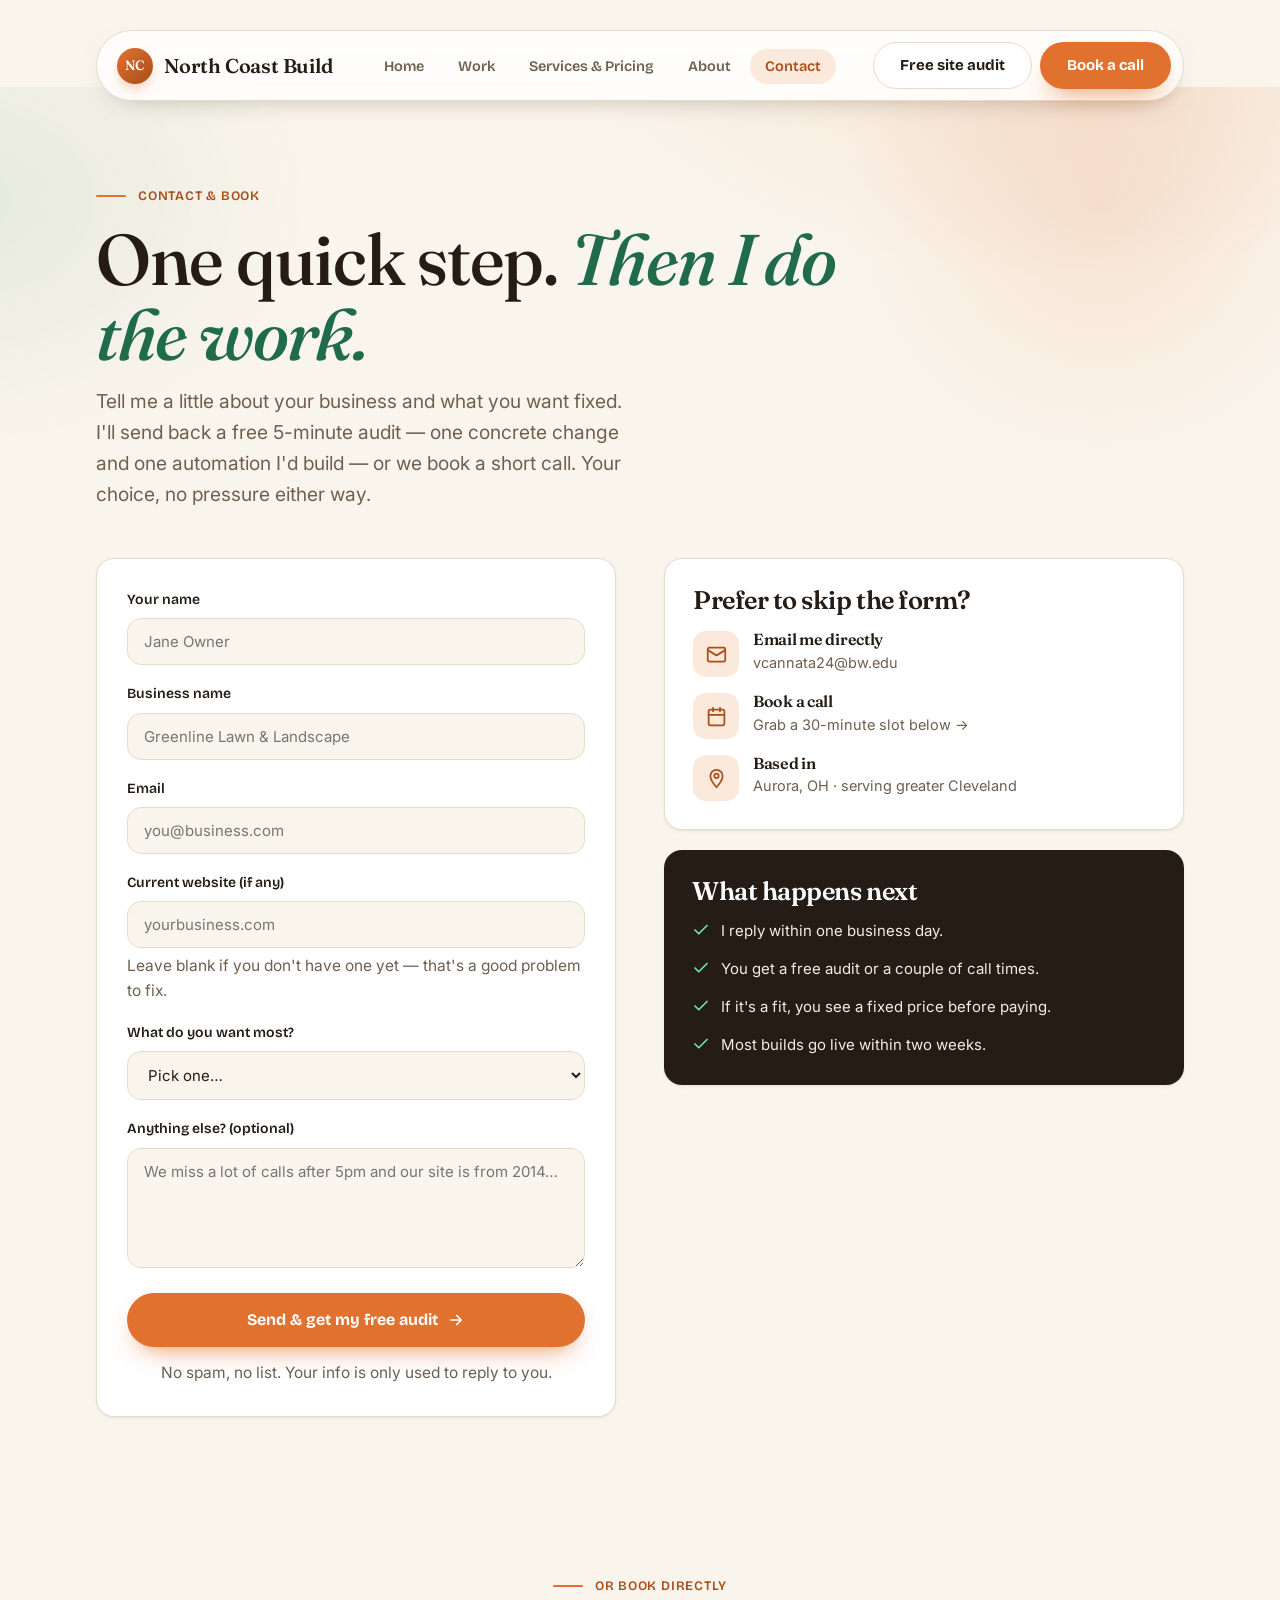
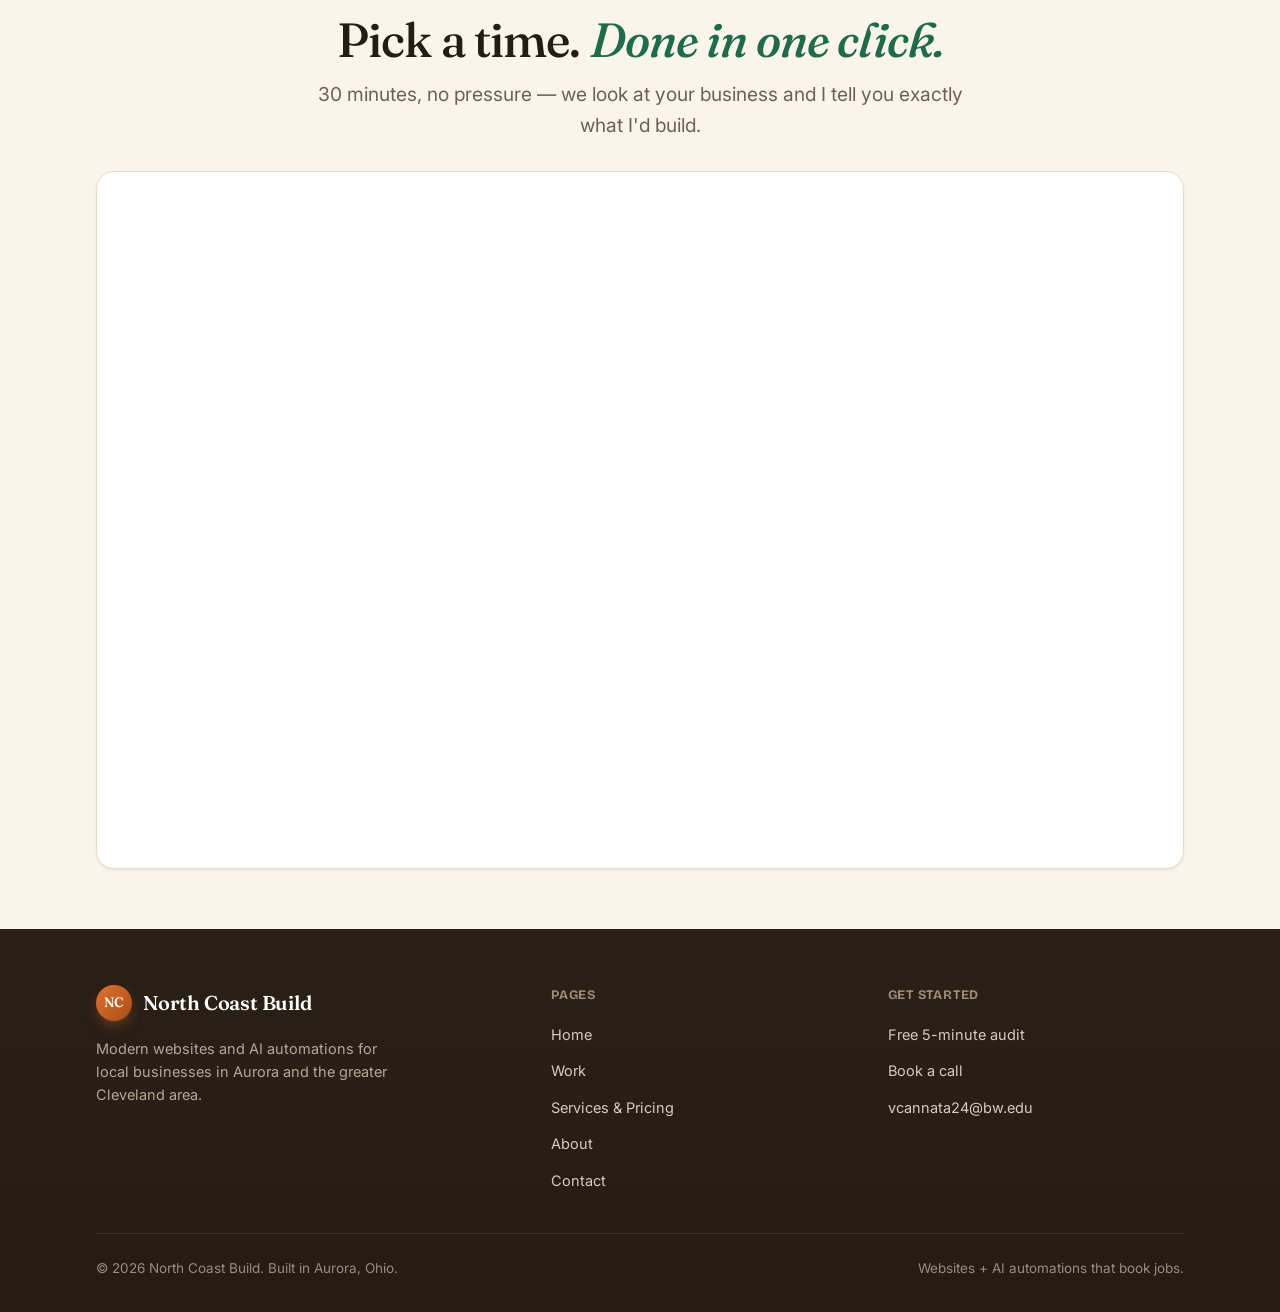
<file: contact.html>
<!DOCTYPE html>
<html lang="en">
<head>
<meta charset="UTF-8" />
<meta name="viewport" content="width=device-width, initial-scale=1" />
<title>Contact &amp; Book — North Coast Build</title>
<meta name="description" content="One action: book a call or request a free 5-minute audit. Tell me about your business and I'll show you what I'd build." />
<link rel="preconnect" href="https://fonts.googleapis.com" />
<link rel="preconnect" href="https://fonts.gstatic.com" crossorigin />
<link rel="icon" href="favicon.svg" type="image/svg+xml" />
<link rel="apple-touch-icon" href="favicon.svg" />
<meta name="theme-color" content="#E0712F" />
<link rel="canonical" href="https://northcoastbuild.com/contact.html" />
<meta property="og:type" content="website" />
<meta property="og:site_name" content="North Coast Build" />
<meta property="og:title" content="Contact &amp; Book — North Coast Build" />
<meta property="og:description" content="Book a call or request a free 5-minute audit. Tell me about your business and I'll show you what I'd build." />
<meta property="og:url" content="https://northcoastbuild.com/contact.html" />
<meta property="og:image" content="https://northcoastbuild.com/og-image.png" />
<meta property="og:image:width" content="1200" />
<meta property="og:image:height" content="630" />
<meta name="twitter:card" content="summary_large_image" />
<meta name="twitter:title" content="Contact &amp; Book — North Coast Build" />
<meta name="twitter:description" content="Book a call or get a free 5-minute audit of your current site." />
<meta name="twitter:image" content="https://northcoastbuild.com/og-image.png" />
<link rel="stylesheet" href="styles.css" />
</head>
<body>

<!-- ================= NAV ================= -->
<div class="nav-wrap">
  <div class="container">
    <nav class="nav" aria-label="Primary">
      <a class="brand" href="index.html" aria-label="North Coast Build home">
        <span class="brand-mark" aria-hidden="true">
          <span class="mono-nc">NC</span>
        </span>
        North Coast Build
      </a>
      <ul class="nav-links">
        <li><a href="index.html">Home</a></li>
        <li><a href="work.html">Work</a></li>
        <li><a href="services.html">Services &amp; Pricing</a></li>
        <li><a href="about.html">About</a></li>
        <li><a href="contact.html" class="active">Contact</a></li>
      </ul>
      <div class="nav-cta">
        <a href="contact.html" class="btn btn-ghost">Free site audit</a>
        <a href="#calendar" class="btn btn-primary">Book a call</a>
      </div>
      <button class="nav-toggle" aria-label="Open menu" aria-expanded="false">
        <svg viewBox="0 0 24 24" fill="none" stroke="currentColor" stroke-width="2" stroke-linecap="round"><path d="M4 6h16M4 12h16M4 18h16"/></svg>
      </button>
    </nav>
  </div>
</div>

<!-- ================= CONTACT ================= -->
<header class="hero" id="book">
  <div class="container section">
    <div class="sec-head reveal" style="max-width:760px;margin-bottom:48px;">
      <span class="eyebrow">Contact &amp; book</span>
      <h1 class="h1" style="margin:16px 0 14px;">One quick step. <em>Then I do the work.</em></h1>
      <p class="lead">Tell me a little about your business and what you want fixed. I'll send back a free 5-minute audit — one concrete change and one automation I'd build — or we book a short call. Your choice, no pressure either way.</p>
    </div>

    <div class="contact-grid">
      <!-- Form -->
      <div class="card reveal" style="padding:30px;">
        <div class="form-success" role="status">Got it — thanks. I'll reply within one business day with your free audit or a couple of call times.</div>
        <form id="audit-form" action="https://formspree.io/f/xlgkorqo" method="POST" novalidate>
          <!-- Formspree extras -->
          <input type="hidden" name="_subject" value="New lead from North Coast Build" />
          <input type="text" name="_gotcha" tabindex="-1" autocomplete="off" aria-hidden="true" style="position:absolute;left:-9999px;width:1px;height:1px;opacity:0;" />
          <div class="form-field">
            <label for="name">Your name</label>
            <input id="name" name="name" type="text" autocomplete="name" placeholder="Jane Owner" required />
          </div>
          <div class="form-field">
            <label for="business">Business name</label>
            <input id="business" name="business" type="text" placeholder="Greenline Lawn & Landscape" required />
          </div>
          <div class="form-field">
            <label for="email">Email</label>
            <input id="email" name="email" type="email" autocomplete="email" placeholder="you@business.com" required />
          </div>
          <div class="form-field">
            <label for="website">Current website (if any)</label>
            <input id="website" name="website" type="url" placeholder="yourbusiness.com" />
            <p class="form-note">Leave blank if you don't have one yet — that's a good problem to fix.</p>
          </div>
          <div class="form-field">
            <label for="goal">What do you want most?</label>
            <select id="goal" name="goal">
              <option value="">Pick one…</option>
              <option>A modern website that converts</option>
              <option>An after-hours assistant for quote requests</option>
              <option>An automated booking flow</option>
              <option>Not sure yet — just want the free audit</option>
            </select>
          </div>
          <div class="form-field">
            <label for="message">Anything else? (optional)</label>
            <textarea id="message" name="message" placeholder="We miss a lot of calls after 5pm and our site is from 2014…"></textarea>
          </div>
          <button type="submit" class="btn btn-primary btn-lg btn-block">Send &amp; get my free audit
            <svg viewBox="0 0 24 24" fill="none" stroke="currentColor" stroke-width="2.2" stroke-linecap="round" stroke-linejoin="round"><path d="M5 12h14M13 6l6 6-6 6"/></svg>
          </button>
          <p class="form-note center" style="margin-top:14px;">No spam, no list. Your info is only used to reply to you.</p>
        </form>
      </div>

      <!-- Aside -->
      <div class="reveal">
        <div class="card" style="padding:28px;margin-bottom:20px;">
          <h3 class="h3" style="margin-bottom:18px;">Prefer to skip the form?</h3>
          <div class="contact-aside">
            <div class="contact-row">
              <span class="ic" aria-hidden="true"><svg viewBox="0 0 24 24" fill="none" stroke="currentColor" stroke-width="2" stroke-linecap="round" stroke-linejoin="round"><rect x="2" y="4" width="20" height="16" rx="2"/><path d="M22 7l-10 6L2 7"/></svg></span>
              <div><h4>Email me directly</h4><a href="mailto:vcannata24@bw.edu">vcannata24@bw.edu</a></div>
            </div>
            <div class="contact-row">
              <span class="ic" aria-hidden="true"><svg viewBox="0 0 24 24" fill="none" stroke="currentColor" stroke-width="2" stroke-linecap="round" stroke-linejoin="round"><rect x="3" y="4" width="18" height="18" rx="2"/><path d="M16 2v4M8 2v4M3 10h18"/></svg></span>
              <div><h4>Book a call</h4><a href="#calendar">Grab a 30-minute slot below →</a></div>
            </div>
            <div class="contact-row">
              <span class="ic" aria-hidden="true"><svg viewBox="0 0 24 24" fill="none" stroke="currentColor" stroke-width="2" stroke-linecap="round" stroke-linejoin="round"><path d="M12 2a7 7 0 0 0-7 7c0 5 7 13 7 13s7-8 7-13a7 7 0 0 0-7-7z"/><circle cx="12" cy="9" r="2.5"/></svg></span>
              <div><h4>Based in</h4><p>Aurora, OH · serving greater Cleveland</p></div>
            </div>
          </div>
        </div>

        <div class="card band-dark" style="background:var(--ink);border:none;padding:28px;">
          <h3 class="h3" style="color:#fff;margin-bottom:14px;">What happens next</h3>
          <ul class="ba-list" style="gap:14px;">
            <li style="color:var(--slate-300);"><svg viewBox="0 0 24 24" fill="none" stroke="#6EE7B7" stroke-width="2.2" stroke-linecap="round" stroke-linejoin="round"><path d="M20 6L9 17l-5-5"/></svg> I reply within one business day.</li>
            <li style="color:var(--slate-300);"><svg viewBox="0 0 24 24" fill="none" stroke="#6EE7B7" stroke-width="2.2" stroke-linecap="round" stroke-linejoin="round"><path d="M20 6L9 17l-5-5"/></svg> You get a free audit or a couple of call times.</li>
            <li style="color:var(--slate-300);"><svg viewBox="0 0 24 24" fill="none" stroke="#6EE7B7" stroke-width="2.2" stroke-linecap="round" stroke-linejoin="round"><path d="M20 6L9 17l-5-5"/></svg> If it's a fit, you see a fixed price before paying.</li>
            <li style="color:var(--slate-300);"><svg viewBox="0 0 24 24" fill="none" stroke="#6EE7B7" stroke-width="2.2" stroke-linecap="round" stroke-linejoin="round"><path d="M20 6L9 17l-5-5"/></svg> Most builds go live within two weeks.</li>
          </ul>
        </div>
      </div>
    </div>
  </div>
</header>

<!-- ================= CALENDLY ================= -->
<section class="section--tight" id="calendar">
  <div class="container">
    <div class="sec-head center reveal" style="margin-bottom:30px;">
      <span class="eyebrow">Or book directly</span>
      <h2 class="h2">Pick a time. <em>Done in one click.</em></h2>
      <p class="lead">30 minutes, no pressure — we look at your business and I tell you exactly what I'd build.</p>
    </div>
    <div class="card reveal" id="calendly-embed"
         data-calendly="https://calendly.com/vcannata24-bw/30min?hide_gdpr_banner=1&background_color=ffffff&text_color=241c15&primary_color=e0712f"
         style="padding:8px;overflow:hidden;">
      <p class="center muted" style="padding:60px 0;">Loading calendar…
        <a href="https://calendly.com/vcannata24-bw/30min" target="_blank" rel="noopener noreferrer" style="color:var(--amber-700);font-weight:600;">Open it in a new tab instead →</a>
      </p>
    </div>
  </div>
</section>

<!-- ================= FOOTER ================= -->
<footer class="footer">
  <div class="container">
    <div class="footer-grid">
      <div>
        <a class="brand" href="index.html">
          <span class="brand-mark" aria-hidden="true"><span class="mono-nc">NC</span></span>
          North Coast Build
        </a>
        <p>Modern websites and AI automations for local businesses in Aurora and the greater Cleveland area.</p>
      </div>
      <div>
        <h5>Pages</h5>
        <ul class="footer-links">
          <li><a href="index.html">Home</a></li>
          <li><a href="work.html">Work</a></li>
          <li><a href="services.html">Services &amp; Pricing</a></li>
          <li><a href="about.html">About</a></li>
          <li><a href="contact.html">Contact</a></li>
        </ul>
      </div>
      <div>
        <h5>Get started</h5>
        <ul class="footer-links">
          <li><a href="contact.html">Free 5-minute audit</a></li>
          <li><a href="#calendar">Book a call</a></li>
          <li><a href="mailto:vcannata24@bw.edu">vcannata24@bw.edu</a></li>
        </ul>
      </div>
    </div>
    <div class="footer-bottom">
      <span>© 2026 North Coast Build. Built in Aurora, Ohio.</span>
      <span>Websites + AI automations that book jobs.</span>
    </div>
  </div>
</footer>

<script src="script.js"></script>
</body>
</html>
</file>
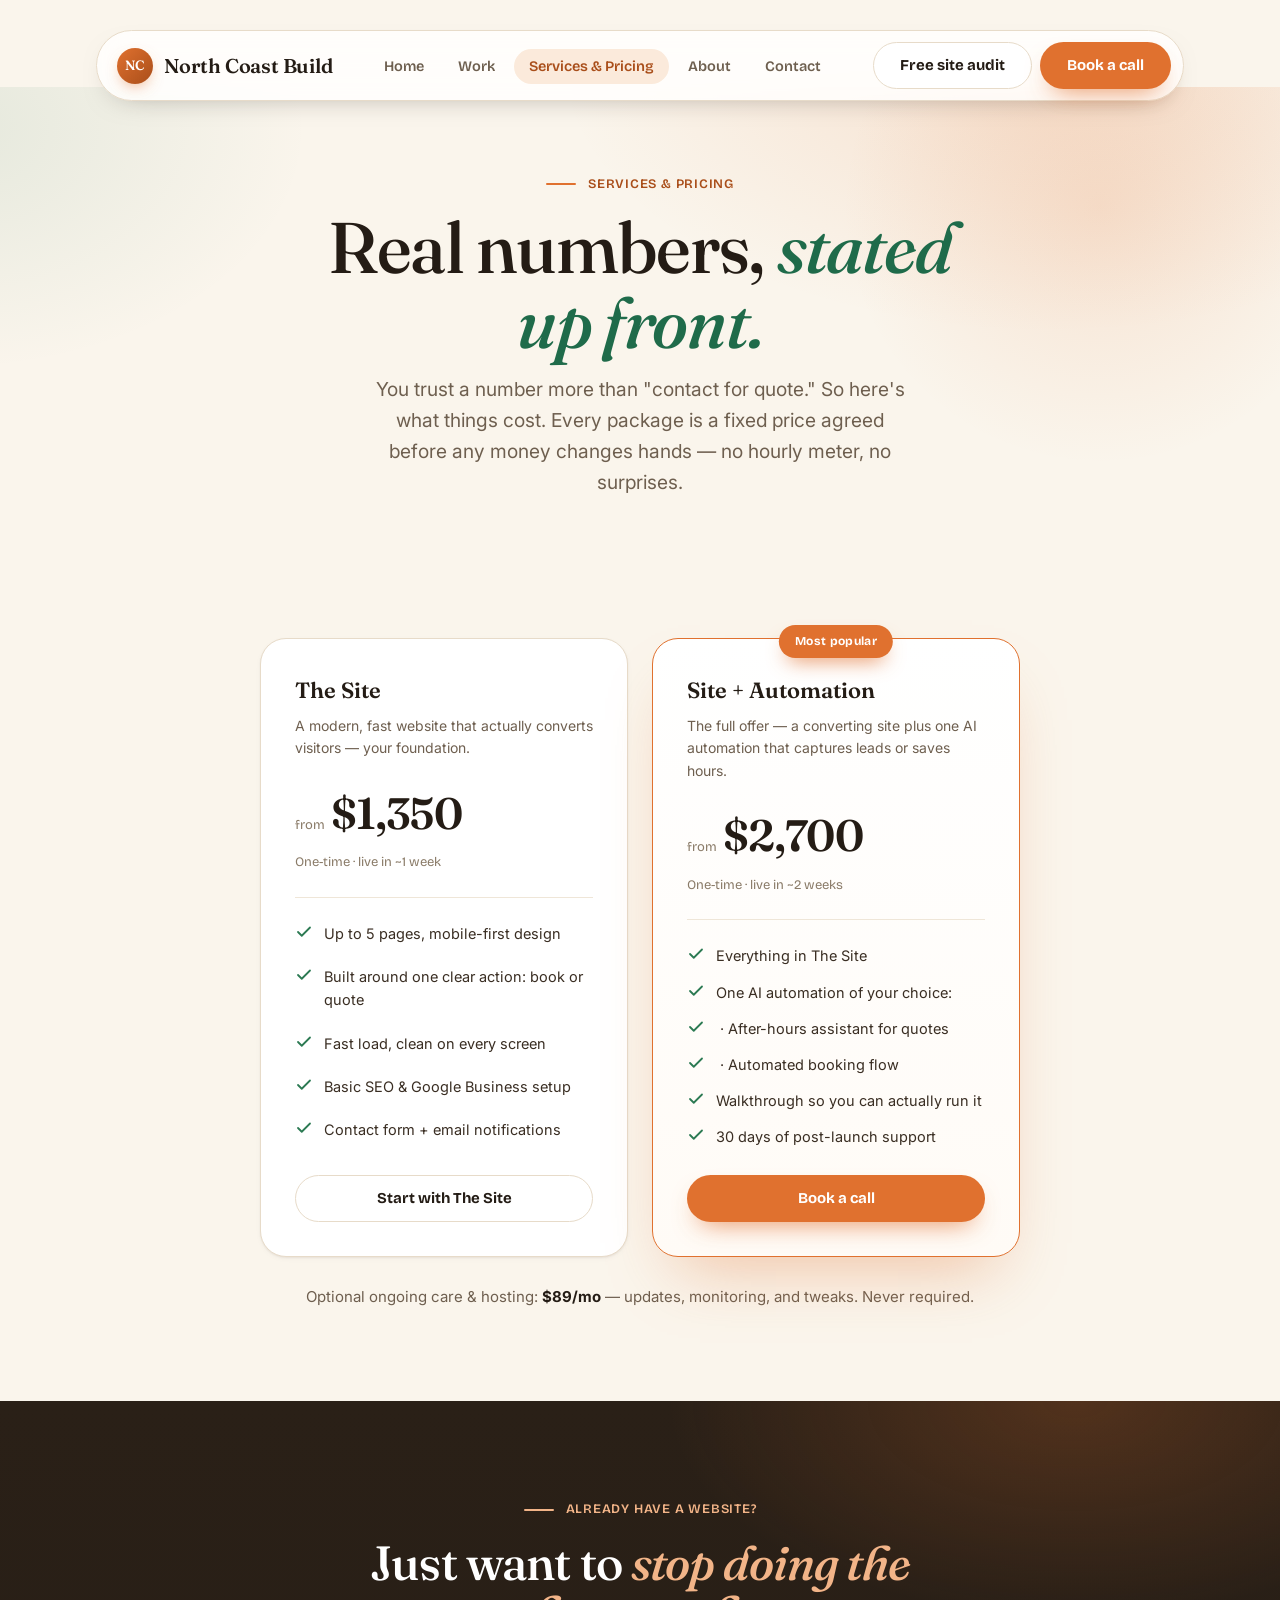
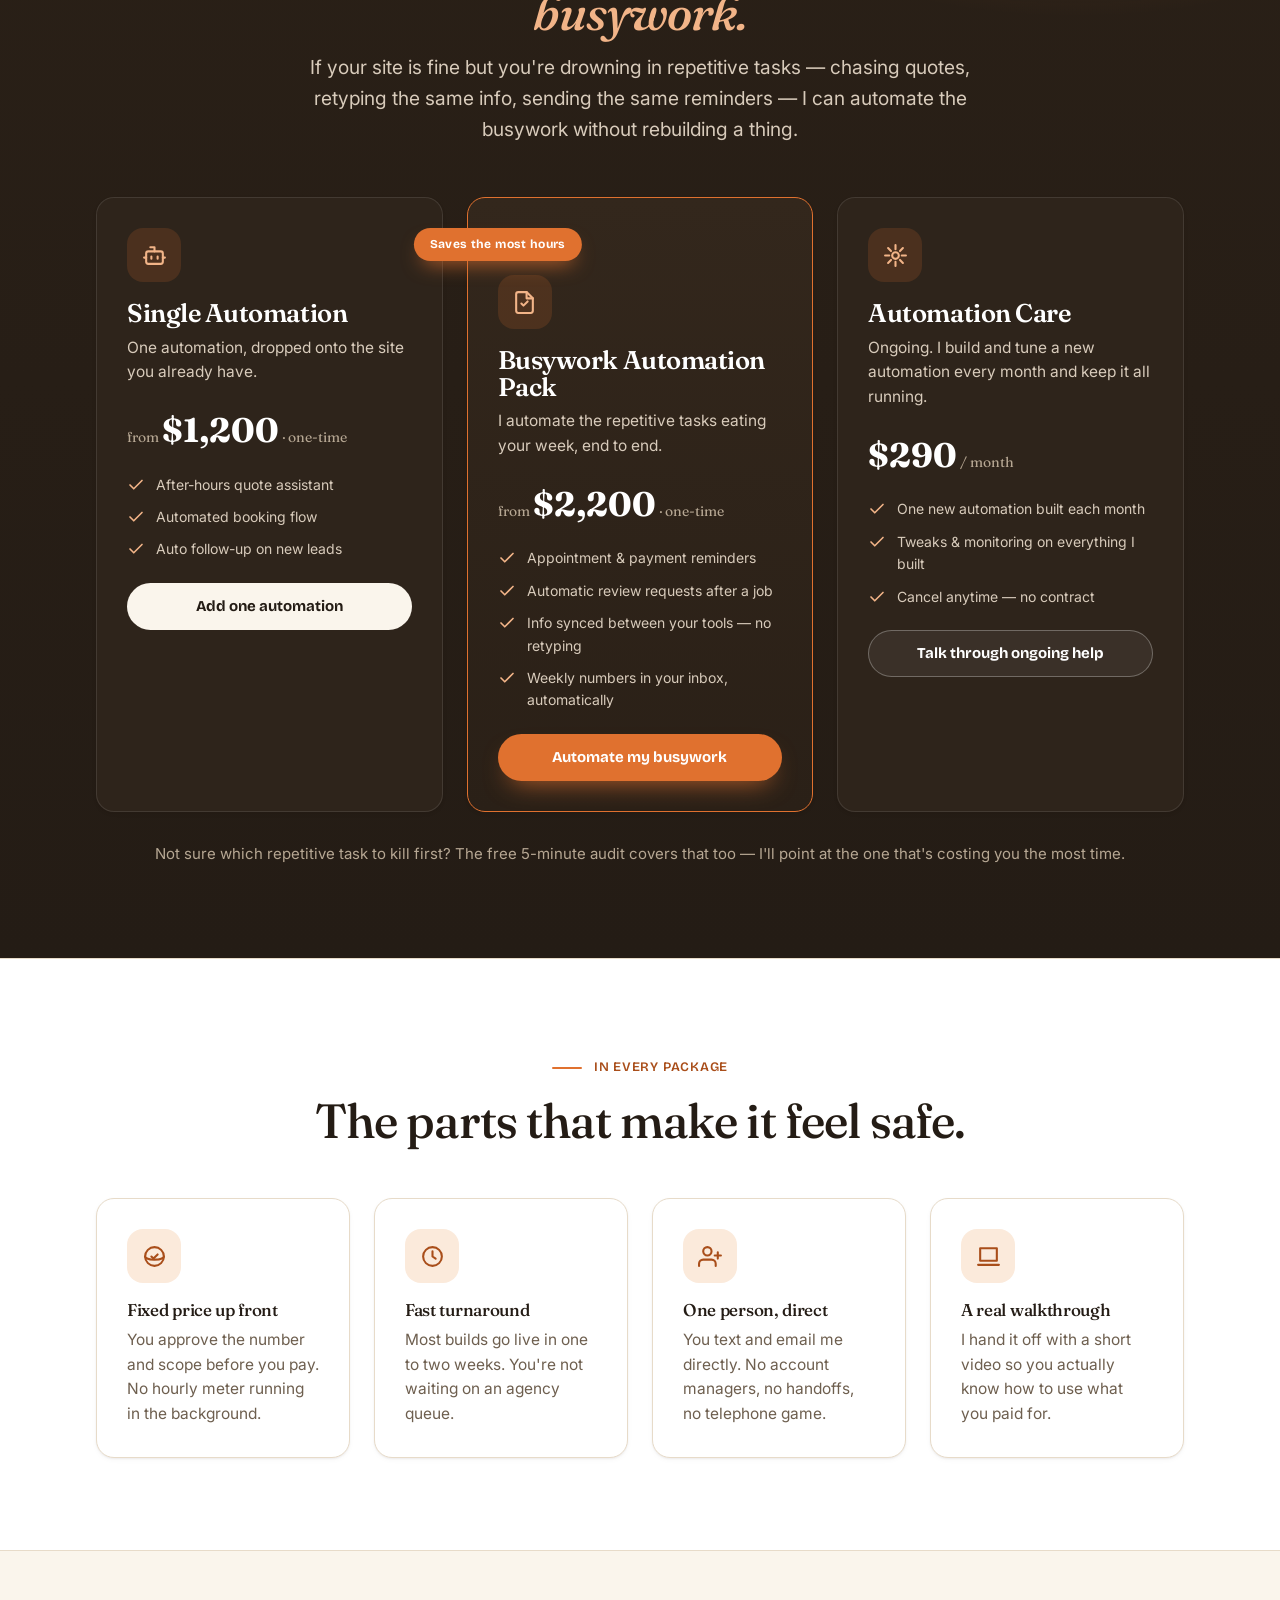
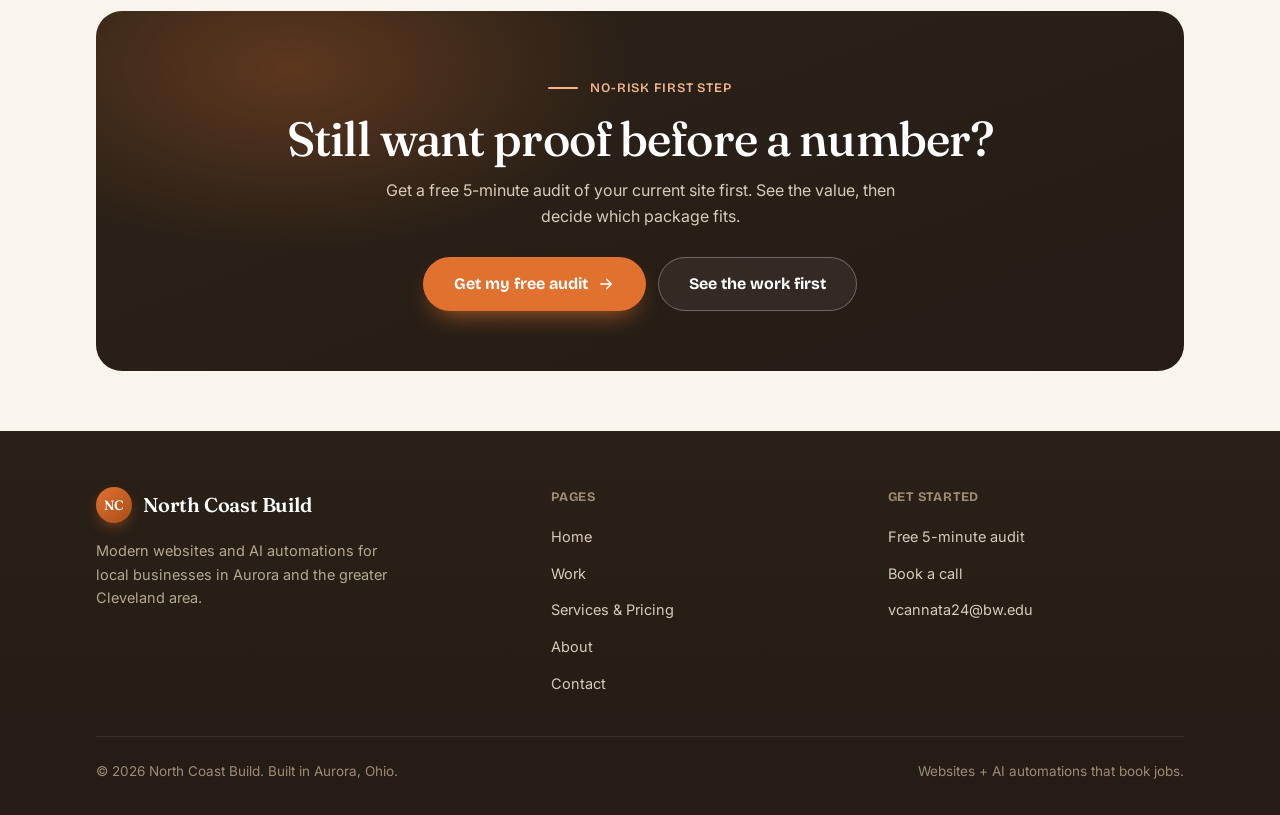
<file: services.html>
<!DOCTYPE html>
<html lang="en">
<head>
<meta charset="UTF-8" />
<meta name="viewport" content="width=device-width, initial-scale=1" />
<title>Services &amp; Pricing — North Coast Build</title>
<meta name="description" content="Plain packages and real numbers. A modern website plus one or two AI automations, priced up front so you know exactly what it costs before we talk." />
<link rel="preconnect" href="https://fonts.googleapis.com" />
<link rel="preconnect" href="https://fonts.gstatic.com" crossorigin />
<link rel="icon" href="favicon.svg" type="image/svg+xml" />
<link rel="apple-touch-icon" href="favicon.svg" />
<meta name="theme-color" content="#E0712F" />
<link rel="canonical" href="https://northcoastbuild.com/services.html" />
<meta property="og:type" content="website" />
<meta property="og:site_name" content="North Coast Build" />
<meta property="og:title" content="Services &amp; Pricing — North Coast Build" />
<meta property="og:description" content="Plain packages and real numbers. A modern website plus one or two AI automations, priced up front so you know what it costs before we talk." />
<meta property="og:url" content="https://northcoastbuild.com/services.html" />
<meta property="og:image" content="https://northcoastbuild.com/og-image.png" />
<meta property="og:image:width" content="1200" />
<meta property="og:image:height" content="630" />
<meta name="twitter:card" content="summary_large_image" />
<meta name="twitter:title" content="Services &amp; Pricing — North Coast Build" />
<meta name="twitter:description" content="Fixed-price website and AI automation packages, stated up front." />
<meta name="twitter:image" content="https://northcoastbuild.com/og-image.png" />
<link rel="stylesheet" href="styles.css" />
</head>
<body>

<!-- ================= NAV ================= -->
<div class="nav-wrap">
  <div class="container">
    <nav class="nav" aria-label="Primary">
      <a class="brand" href="index.html" aria-label="North Coast Build home">
        <span class="brand-mark" aria-hidden="true">
          <span class="mono-nc">NC</span>
        </span>
        North Coast Build
      </a>
      <ul class="nav-links">
        <li><a href="index.html">Home</a></li>
        <li><a href="work.html">Work</a></li>
        <li><a href="services.html" class="active">Services &amp; Pricing</a></li>
        <li><a href="about.html">About</a></li>
        <li><a href="contact.html">Contact</a></li>
      </ul>
      <div class="nav-cta">
        <a href="contact.html" class="btn btn-ghost">Free site audit</a>
        <a href="https://calendly.com/vcannata24-bw/30min" target="_blank" rel="noopener noreferrer" class="btn btn-primary">Book a call</a>
      </div>
      <button class="nav-toggle" aria-label="Open menu" aria-expanded="false">
        <svg viewBox="0 0 24 24" fill="none" stroke="currentColor" stroke-width="2" stroke-linecap="round"><path d="M4 6h16M4 12h16M4 18h16"/></svg>
      </button>
    </nav>
  </div>
</div>

<!-- ================= PAGE HEAD ================= -->
<header class="hero">
  <div class="container section--tight" style="padding-top:80px;">
    <div class="sec-head center reveal" style="margin-bottom:0;">
      <span class="eyebrow">Services &amp; pricing</span>
      <h1 class="h1" style="margin:16px 0 14px;">Real numbers, <em>stated up front.</em></h1>
      <p class="lead mx-auto maxw-narrow">You trust a number more than "contact for quote." So here's what things cost. Every package is a fixed price agreed before any money changes hands — no hourly meter, no surprises.</p>
    </div>
  </div>
</header>

<!-- ================= PRICING ================= -->
<section class="section" style="padding-top:48px;">
  <div class="container">
    <div class="price-grid price-grid-2">

      <!-- Starter -->
      <div class="price-card reveal">
        <div class="price-name">The Site</div>
        <div class="price-desc">A modern, fast website that actually converts visitors — your foundation.</div>
        <div class="price-amt">
          <span class="from">from</span>
          <span class="num">$1,350</span>
        </div>
        <div class="price-sub">One-time · live in ~1 week</div>
        <ul class="price-feats">
          <li><svg viewBox="0 0 24 24" fill="none" stroke="currentColor" stroke-width="2.4" stroke-linecap="round" stroke-linejoin="round"><path d="M20 6L9 17l-5-5"/></svg> Up to 5 pages, mobile-first design</li>
          <li><svg viewBox="0 0 24 24" fill="none" stroke="currentColor" stroke-width="2.4" stroke-linecap="round" stroke-linejoin="round"><path d="M20 6L9 17l-5-5"/></svg> Built around one clear action: book or quote</li>
          <li><svg viewBox="0 0 24 24" fill="none" stroke="currentColor" stroke-width="2.4" stroke-linecap="round" stroke-linejoin="round"><path d="M20 6L9 17l-5-5"/></svg> Fast load, clean on every screen</li>
          <li><svg viewBox="0 0 24 24" fill="none" stroke="currentColor" stroke-width="2.4" stroke-linecap="round" stroke-linejoin="round"><path d="M20 6L9 17l-5-5"/></svg> Basic SEO &amp; Google Business setup</li>
          <li><svg viewBox="0 0 24 24" fill="none" stroke="currentColor" stroke-width="2.4" stroke-linecap="round" stroke-linejoin="round"><path d="M20 6L9 17l-5-5"/></svg> Contact form + email notifications</li>
        </ul>
        <a href="contact.html" class="btn btn-ghost btn-block">Start with The Site</a>
      </div>

      <!-- Featured -->
      <div class="price-card featured reveal">
        <span class="price-flag">Most popular</span>
        <div class="price-name">Site + Automation</div>
        <div class="price-desc">The full offer — a converting site plus one AI automation that captures leads or saves hours.</div>
        <div class="price-amt">
          <span class="from">from</span>
          <span class="num">$2,700</span>
        </div>
        <div class="price-sub">One-time · live in ~2 weeks</div>
        <ul class="price-feats">
          <li><svg viewBox="0 0 24 24" fill="none" stroke="currentColor" stroke-width="2.4" stroke-linecap="round" stroke-linejoin="round"><path d="M20 6L9 17l-5-5"/></svg> Everything in The Site</li>
          <li><svg viewBox="0 0 24 24" fill="none" stroke="currentColor" stroke-width="2.4" stroke-linecap="round" stroke-linejoin="round"><path d="M20 6L9 17l-5-5"/></svg> One AI automation of your choice:</li>
          <li><svg viewBox="0 0 24 24" fill="none" stroke="currentColor" stroke-width="2.4" stroke-linecap="round" stroke-linejoin="round"><path d="M20 6L9 17l-5-5"/></svg> &nbsp;· After-hours assistant for quotes</li>
          <li><svg viewBox="0 0 24 24" fill="none" stroke="currentColor" stroke-width="2.4" stroke-linecap="round" stroke-linejoin="round"><path d="M20 6L9 17l-5-5"/></svg> &nbsp;· Automated booking flow</li>
          <li><svg viewBox="0 0 24 24" fill="none" stroke="currentColor" stroke-width="2.4" stroke-linecap="round" stroke-linejoin="round"><path d="M20 6L9 17l-5-5"/></svg> Walkthrough so you can actually run it</li>
          <li><svg viewBox="0 0 24 24" fill="none" stroke="currentColor" stroke-width="2.4" stroke-linecap="round" stroke-linejoin="round"><path d="M20 6L9 17l-5-5"/></svg> 30 days of post-launch support</li>
        </ul>
        <a href="https://calendly.com/vcannata24-bw/30min" target="_blank" rel="noopener noreferrer" class="btn btn-primary btn-block">Book a call</a>
      </div>

    </div>

    <p class="center muted reveal" style="margin-top:28px;font-size:15px;">Optional ongoing care &amp; hosting: <strong style="color:var(--ink);">$89/mo</strong> — updates, monitoring, and tweaks. Never required.</p>
  </div>
</section>

<!-- ================= AUTOMATION-ONLY TRACK ================= -->
<section class="section band-dark">
  <div class="container">
    <div class="sec-head center reveal">
      <span class="eyebrow eyebrow--light">Already have a website?</span>
      <h2 class="h2">Just want to <em>stop doing the busywork.</em></h2>
      <p class="lead">If your site is fine but you're drowning in repetitive tasks — chasing quotes, retyping the same info, sending the same reminders — I can automate the busywork without rebuilding a thing.</p>
    </div>

    <div class="grid grid-3 reveal">
      <!-- Single automation -->
      <div class="card card-hover" style="background:#2E241B;border-color:rgba(255,255,255,.10);">
        <span class="feature-ic" style="background:rgba(224,113,47,.16);color:#F2B488;" aria-hidden="true">
          <svg viewBox="0 0 24 24" fill="none" stroke="currentColor" stroke-width="2" stroke-linecap="round" stroke-linejoin="round"><path d="M12 8V4H8"/><rect x="4" y="8" width="16" height="12" rx="2"/><path d="M2 14h2M20 14h2M15 13v2M9 13v2"/></svg>
        </span>
        <h3 class="h3" style="color:#fff;">Single Automation</h3>
        <p style="color:#D8CBBB;">One automation, dropped onto the site you already have.</p>
        <div style="margin:18px 0 16px;font-family:var(--font-display);"><span style="font-size:14px;color:#B6A793;">from </span><strong style="font-size:34px;color:#fff;">$1,200</strong><span style="font-size:14px;color:#B6A793;"> · one-time</span></div>
        <ul class="ba-list" style="gap:10px;">
          <li style="color:#D8CBBB;font-size:14px;"><svg viewBox="0 0 24 24" fill="none" stroke="#F2B488" stroke-width="2.2" stroke-linecap="round" stroke-linejoin="round"><path d="M20 6L9 17l-5-5"/></svg> After-hours quote assistant</li>
          <li style="color:#D8CBBB;font-size:14px;"><svg viewBox="0 0 24 24" fill="none" stroke="#F2B488" stroke-width="2.2" stroke-linecap="round" stroke-linejoin="round"><path d="M20 6L9 17l-5-5"/></svg> Automated booking flow</li>
          <li style="color:#D8CBBB;font-size:14px;"><svg viewBox="0 0 24 24" fill="none" stroke="#F2B488" stroke-width="2.2" stroke-linecap="round" stroke-linejoin="round"><path d="M20 6L9 17l-5-5"/></svg> Auto follow-up on new leads</li>
        </ul>
        <a href="contact.html" class="btn btn-light btn-block" style="margin-top:22px;">Add one automation</a>
      </div>

      <!-- Busywork pack -->
      <div class="card card-hover" style="background:linear-gradient(180deg,#33271C,#2A2017);border-color:var(--amber);">
        <span class="price-flag" style="position:static;display:inline-block;margin-bottom:14px;">Saves the most hours</span>
        <span class="feature-ic" style="background:rgba(224,113,47,.16);color:#F2B488;" aria-hidden="true">
          <svg viewBox="0 0 24 24" fill="none" stroke="currentColor" stroke-width="2" stroke-linecap="round" stroke-linejoin="round"><path d="M14 2H6a2 2 0 0 0-2 2v16a2 2 0 0 0 2 2h12a2 2 0 0 0 2-2V8z"/><path d="M14 2v6h6M9 13l2 2 4-4"/></svg>
        </span>
        <h3 class="h3" style="color:#fff;">Busywork Automation Pack</h3>
        <p style="color:#D8CBBB;">I automate the repetitive tasks eating your week, end to end.</p>
        <div style="margin:18px 0 16px;font-family:var(--font-display);"><span style="font-size:14px;color:#B6A793;">from </span><strong style="font-size:34px;color:#fff;">$2,200</strong><span style="font-size:14px;color:#B6A793;"> · one-time</span></div>
        <ul class="ba-list" style="gap:10px;">
          <li style="color:#D8CBBB;font-size:14px;"><svg viewBox="0 0 24 24" fill="none" stroke="#F2B488" stroke-width="2.2" stroke-linecap="round" stroke-linejoin="round"><path d="M20 6L9 17l-5-5"/></svg> Appointment &amp; payment reminders</li>
          <li style="color:#D8CBBB;font-size:14px;"><svg viewBox="0 0 24 24" fill="none" stroke="#F2B488" stroke-width="2.2" stroke-linecap="round" stroke-linejoin="round"><path d="M20 6L9 17l-5-5"/></svg> Automatic review requests after a job</li>
          <li style="color:#D8CBBB;font-size:14px;"><svg viewBox="0 0 24 24" fill="none" stroke="#F2B488" stroke-width="2.2" stroke-linecap="round" stroke-linejoin="round"><path d="M20 6L9 17l-5-5"/></svg> Info synced between your tools — no retyping</li>
          <li style="color:#D8CBBB;font-size:14px;"><svg viewBox="0 0 24 24" fill="none" stroke="#F2B488" stroke-width="2.2" stroke-linecap="round" stroke-linejoin="round"><path d="M20 6L9 17l-5-5"/></svg> Weekly numbers in your inbox, automatically</li>
        </ul>
        <a href="contact.html" class="btn btn-primary btn-block" style="margin-top:22px;">Automate my busywork</a>
      </div>

      <!-- Automation care -->
      <div class="card card-hover" style="background:#2E241B;border-color:rgba(255,255,255,.10);">
        <span class="feature-ic" style="background:rgba(224,113,47,.16);color:#F2B488;" aria-hidden="true">
          <svg viewBox="0 0 24 24" fill="none" stroke="currentColor" stroke-width="2" stroke-linecap="round" stroke-linejoin="round"><path d="M12 2v4M12 18v4M4.9 4.9l2.8 2.8M16.3 16.3l2.8 2.8M2 12h4M18 12h4M4.9 19.1l2.8-2.8M16.3 7.7l2.8-2.8"/><circle cx="12" cy="12" r="3.2"/></svg>
        </span>
        <h3 class="h3" style="color:#fff;">Automation Care</h3>
        <p style="color:#D8CBBB;">Ongoing. I build and tune a new automation every month and keep it all running.</p>
        <div style="margin:18px 0 16px;font-family:var(--font-display);"><strong style="font-size:34px;color:#fff;">$290</strong><span style="font-size:14px;color:#B6A793;"> / month</span></div>
        <ul class="ba-list" style="gap:10px;">
          <li style="color:#D8CBBB;font-size:14px;"><svg viewBox="0 0 24 24" fill="none" stroke="#F2B488" stroke-width="2.2" stroke-linecap="round" stroke-linejoin="round"><path d="M20 6L9 17l-5-5"/></svg> One new automation built each month</li>
          <li style="color:#D8CBBB;font-size:14px;"><svg viewBox="0 0 24 24" fill="none" stroke="#F2B488" stroke-width="2.2" stroke-linecap="round" stroke-linejoin="round"><path d="M20 6L9 17l-5-5"/></svg> Tweaks &amp; monitoring on everything I built</li>
          <li style="color:#D8CBBB;font-size:14px;"><svg viewBox="0 0 24 24" fill="none" stroke="#F2B488" stroke-width="2.2" stroke-linecap="round" stroke-linejoin="round"><path d="M20 6L9 17l-5-5"/></svg> Cancel anytime — no contract</li>
        </ul>
        <a href="contact.html" class="btn btn-outline-light btn-block" style="margin-top:22px;">Talk through ongoing help</a>
      </div>
    </div>

    <p class="center reveal" style="margin-top:30px;font-size:15px;color:#B6A793;">Not sure which repetitive task to kill first? The free 5-minute audit covers that too — I'll point at the one that's costing you the most time.</p>
  </div>
</section>

<!-- ================= WHAT'S ALWAYS INCLUDED ================= -->
<section class="section" style="background:var(--card);border-block:1px solid var(--line);">
  <div class="container">
    <div class="sec-head center reveal">
      <span class="eyebrow">In every package</span>
      <h2 class="h2">The parts that make it feel safe.</h2>
    </div>
    <div class="grid grid-4 reveal">
      <div class="card">
        <span class="feature-ic" aria-hidden="true"><svg viewBox="0 0 24 24" fill="none" stroke="currentColor" stroke-width="2" stroke-linecap="round" stroke-linejoin="round"><path d="M9 12l2 2 4-4"/><path d="M21 12c0 1.66-4 3-9 3s-9-1.34-9-3"/><circle cx="12" cy="12" r="9"/></svg></span>
        <h3 style="font-size:17px;">Fixed price up front</h3>
        <p>You approve the number and scope before you pay. No hourly meter running in the background.</p>
      </div>
      <div class="card">
        <span class="feature-ic" aria-hidden="true"><svg viewBox="0 0 24 24" fill="none" stroke="currentColor" stroke-width="2" stroke-linecap="round" stroke-linejoin="round"><circle cx="12" cy="12" r="9"/><path d="M12 7v5l3 2"/></svg></span>
        <h3 style="font-size:17px;">Fast turnaround</h3>
        <p>Most builds go live in one to two weeks. You're not waiting on an agency queue.</p>
      </div>
      <div class="card">
        <span class="feature-ic" aria-hidden="true"><svg viewBox="0 0 24 24" fill="none" stroke="currentColor" stroke-width="2" stroke-linecap="round" stroke-linejoin="round"><path d="M17 21v-2a4 4 0 0 0-4-4H5a4 4 0 0 0-4 4v2"/><circle cx="9" cy="7" r="4"/><path d="M19 8v6M22 11h-6"/></svg></span>
        <h3 style="font-size:17px;">One person, direct</h3>
        <p>You text and email me directly. No account managers, no handoffs, no telephone game.</p>
      </div>
      <div class="card">
        <span class="feature-ic" aria-hidden="true"><svg viewBox="0 0 24 24" fill="none" stroke="currentColor" stroke-width="2" stroke-linecap="round" stroke-linejoin="round"><path d="M4 4h16v12H4z"/><path d="M2 20h20"/></svg></span>
        <h3 style="font-size:17px;">A real walkthrough</h3>
        <p>I hand it off with a short video so you actually know how to use what you paid for.</p>
      </div>
    </div>
  </div>
</section>

<!-- ================= CTA ================= -->
<section class="section--tight">
  <div class="container">
    <div class="cta-banner reveal">
      <span class="eyebrow eyebrow--light">No-risk first step</span>
      <h2 class="h2" style="margin-top:16px;">Still want proof before a number?</h2>
      <p>Get a free 5-minute audit of your current site first. See the value, then decide which package fits.</p>
      <div class="hero-cta">
        <a href="contact.html" class="btn btn-primary btn-lg">Get my free audit
          <svg viewBox="0 0 24 24" fill="none" stroke="currentColor" stroke-width="2.2" stroke-linecap="round" stroke-linejoin="round"><path d="M5 12h14M13 6l6 6-6 6"/></svg>
        </a>
        <a href="work.html" class="btn btn-outline-light btn-lg">See the work first</a>
      </div>
    </div>
  </div>
</section>

<!-- ================= FOOTER ================= -->
<footer class="footer">
  <div class="container">
    <div class="footer-grid">
      <div>
        <a class="brand" href="index.html">
          <span class="brand-mark" aria-hidden="true"><span class="mono-nc">NC</span></span>
          North Coast Build
        </a>
        <p>Modern websites and AI automations for local businesses in Aurora and the greater Cleveland area.</p>
      </div>
      <div>
        <h5>Pages</h5>
        <ul class="footer-links">
          <li><a href="index.html">Home</a></li>
          <li><a href="work.html">Work</a></li>
          <li><a href="services.html">Services &amp; Pricing</a></li>
          <li><a href="about.html">About</a></li>
          <li><a href="contact.html">Contact</a></li>
        </ul>
      </div>
      <div>
        <h5>Get started</h5>
        <ul class="footer-links">
          <li><a href="contact.html">Free 5-minute audit</a></li>
          <li><a href="https://calendly.com/vcannata24-bw/30min" target="_blank" rel="noopener noreferrer">Book a call</a></li>
          <li><a href="mailto:vcannata24@bw.edu">vcannata24@bw.edu</a></li>
        </ul>
      </div>
    </div>
    <div class="footer-bottom">
      <span>© 2026 North Coast Build. Built in Aurora, Ohio.</span>
      <span>Websites + AI automations that book jobs.</span>
    </div>
  </div>
</footer>

<script src="script.js"></script>
</body>
</html>
</file>
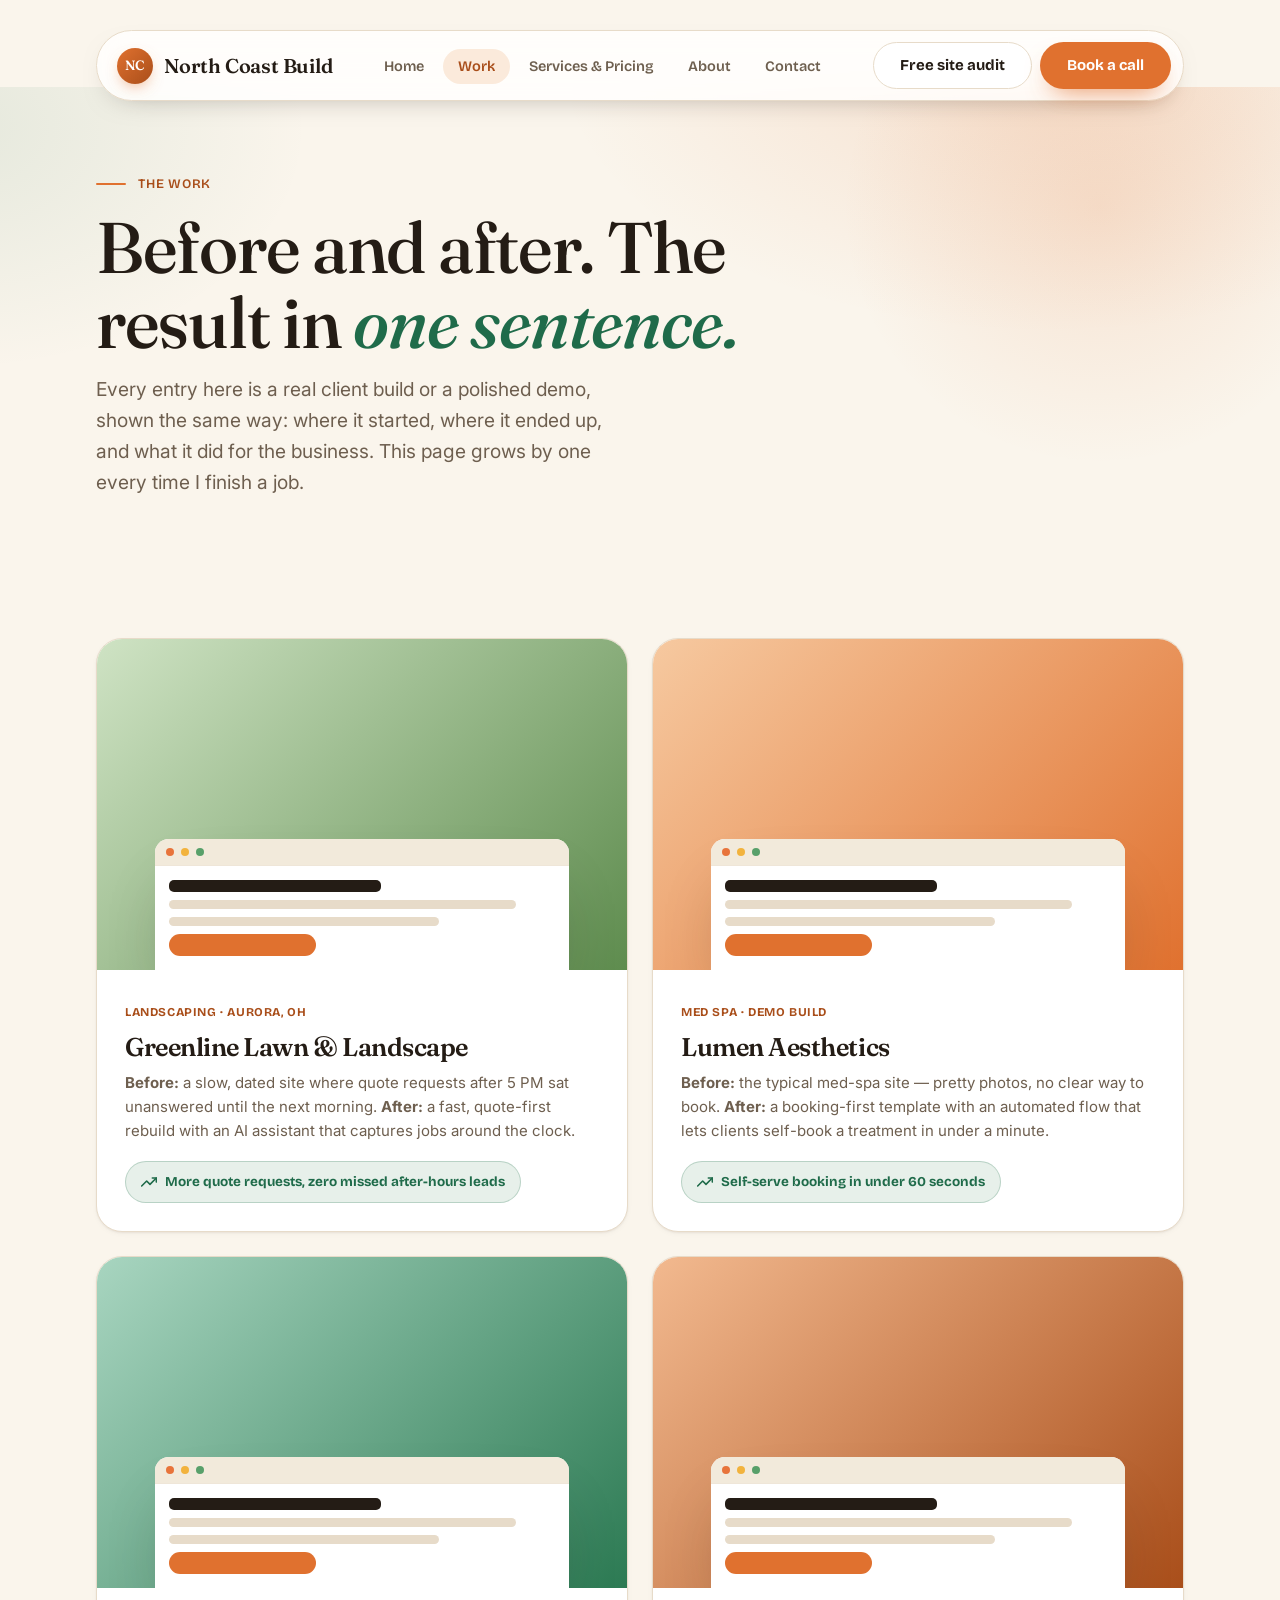
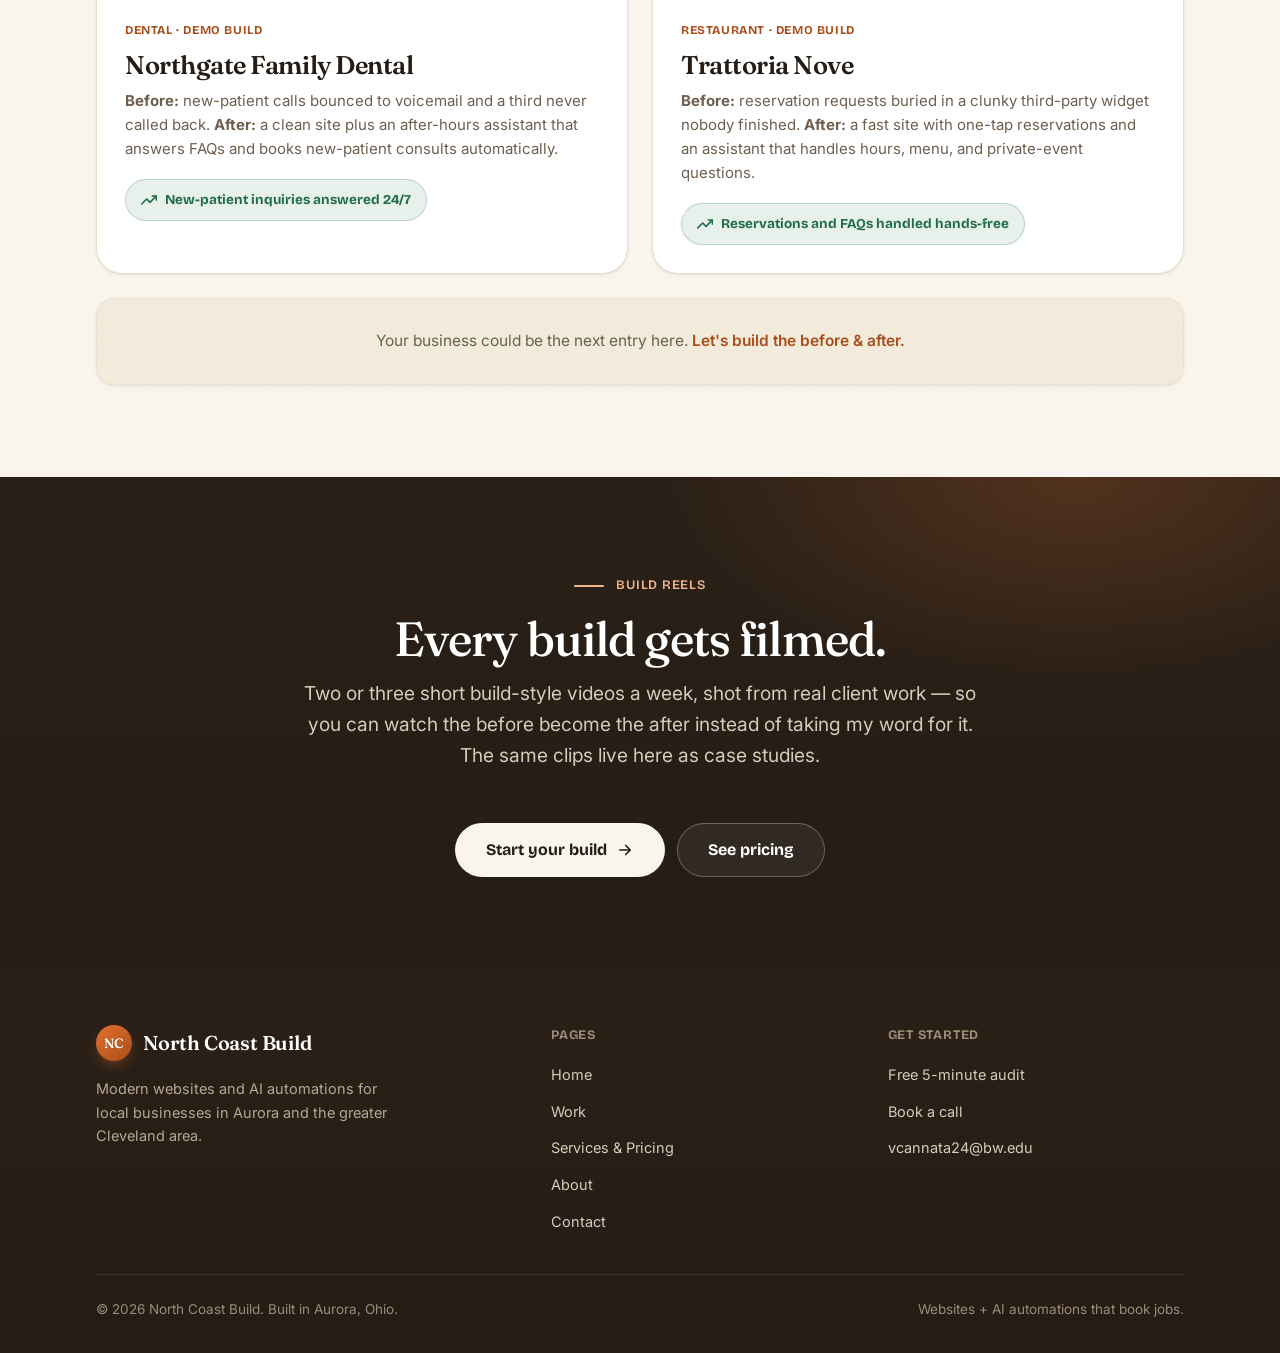
<file: work.html>
<!DOCTYPE html>
<html lang="en">
<head>
<meta charset="UTF-8" />
<meta name="viewport" content="width=device-width, initial-scale=1" />
<title>Work — North Coast Build | Before &amp; after case studies</title>
<meta name="description" content="Real client builds and demos, shown as before and after with the result in one plain sentence. The proof a generic tool listicle can't fake." />
<link rel="preconnect" href="https://fonts.googleapis.com" />
<link rel="preconnect" href="https://fonts.gstatic.com" crossorigin />
<link rel="icon" href="favicon.svg" type="image/svg+xml" />
<link rel="apple-touch-icon" href="favicon.svg" />
<meta name="theme-color" content="#E0712F" />
<link rel="canonical" href="https://northcoastbuild.com/work.html" />
<meta property="og:type" content="website" />
<meta property="og:site_name" content="North Coast Build" />
<meta property="og:title" content="Work — North Coast Build" />
<meta property="og:description" content="Real client builds and demos, shown as before and after with the result in one plain sentence. The proof a generic tool listicle can't fake." />
<meta property="og:url" content="https://northcoastbuild.com/work.html" />
<meta property="og:image" content="https://northcoastbuild.com/og-image.png" />
<meta property="og:image:width" content="1200" />
<meta property="og:image:height" content="630" />
<meta name="twitter:card" content="summary_large_image" />
<meta name="twitter:title" content="Work — North Coast Build" />
<meta name="twitter:description" content="Before and after case studies from real local-business builds." />
<meta name="twitter:image" content="https://northcoastbuild.com/og-image.png" />
<link rel="stylesheet" href="styles.css" />
</head>
<body>

<!-- ================= NAV ================= -->
<div class="nav-wrap">
  <div class="container">
    <nav class="nav" aria-label="Primary">
      <a class="brand" href="index.html" aria-label="North Coast Build home">
        <span class="brand-mark" aria-hidden="true">
          <span class="mono-nc">NC</span>
        </span>
        North Coast Build
      </a>
      <ul class="nav-links">
        <li><a href="index.html">Home</a></li>
        <li><a href="work.html" class="active">Work</a></li>
        <li><a href="services.html">Services &amp; Pricing</a></li>
        <li><a href="about.html">About</a></li>
        <li><a href="contact.html">Contact</a></li>
      </ul>
      <div class="nav-cta">
        <a href="contact.html" class="btn btn-ghost">Free site audit</a>
        <a href="https://calendly.com/vcannata24-bw/30min" target="_blank" rel="noopener noreferrer" class="btn btn-primary">Book a call</a>
      </div>
      <button class="nav-toggle" aria-label="Open menu" aria-expanded="false">
        <svg viewBox="0 0 24 24" fill="none" stroke="currentColor" stroke-width="2" stroke-linecap="round"><path d="M4 6h16M4 12h16M4 18h16"/></svg>
      </button>
    </nav>
  </div>
</div>

<!-- ================= PAGE HEAD ================= -->
<header class="hero">
  <div class="container section--tight" style="padding-top:80px;">
    <div class="sec-head reveal" style="margin-bottom:0;">
      <span class="eyebrow">The work</span>
      <h1 class="h1" style="margin:16px 0 14px;">Before and after. The result in <em>one sentence.</em></h1>
      <p class="lead">Every entry here is a real client build or a polished demo, shown the same way: where it started, where it ended up, and what it did for the business. This page grows by one every time I finish a job.</p>
    </div>
  </div>
</header>

<!-- ================= CASE STUDIES ================= -->
<section class="section" style="padding-top:48px;">
  <div class="container">
    <div class="grid grid-2">

      <!-- Case 1 -->
      <div class="case reveal">
        <div class="case-media g-land">
          <div class="case-screen">
            <div class="device-bar"><span class="dot dot-r"></span><span class="dot dot-y"></span><span class="dot dot-g"></span></div>
            <div class="case-screen-body"><div class="csb-line w1"></div><div class="csb-line w2"></div><div class="csb-line w3"></div><div class="csb-btn"></div></div>
          </div>
        </div>
        <div class="case-body">
          <span class="case-cat">Landscaping · Aurora, OH</span>
          <h3 class="h3">Greenline Lawn &amp; Landscape</h3>
          <p><strong>Before:</strong> a slow, dated site where quote requests after 5 PM sat unanswered until the next morning. <strong>After:</strong> a fast, quote-first rebuild with an AI assistant that captures jobs around the clock.</p>
          <span class="result-chip">
            <svg viewBox="0 0 24 24" fill="none" stroke="currentColor" stroke-width="2.4" stroke-linecap="round" stroke-linejoin="round"><path d="M23 6l-9.5 9.5-5-5L1 18"/><path d="M17 6h6v6"/></svg>
            More quote requests, zero missed after-hours leads
          </span>
        </div>
      </div>

      <!-- Case 2 -->
      <div class="case reveal">
        <div class="case-media g-spa">
          <div class="case-screen">
            <div class="device-bar"><span class="dot dot-r"></span><span class="dot dot-y"></span><span class="dot dot-g"></span></div>
            <div class="case-screen-body"><div class="csb-line w1"></div><div class="csb-line w2"></div><div class="csb-line w3"></div><div class="csb-btn"></div></div>
          </div>
        </div>
        <div class="case-body">
          <span class="case-cat">Med Spa · Demo build</span>
          <h3 class="h3">Lumen Aesthetics</h3>
          <p><strong>Before:</strong> the typical med-spa site — pretty photos, no clear way to book. <strong>After:</strong> a booking-first template with an automated flow that lets clients self-book a treatment in under a minute.</p>
          <span class="result-chip">
            <svg viewBox="0 0 24 24" fill="none" stroke="currentColor" stroke-width="2.4" stroke-linecap="round" stroke-linejoin="round"><path d="M23 6l-9.5 9.5-5-5L1 18"/><path d="M17 6h6v6"/></svg>
            Self-serve booking in under 60 seconds
          </span>
        </div>
      </div>

      <!-- Case 3 -->
      <div class="case reveal">
        <div class="case-media g-dental">
          <div class="case-screen">
            <div class="device-bar"><span class="dot dot-r"></span><span class="dot dot-y"></span><span class="dot dot-g"></span></div>
            <div class="case-screen-body"><div class="csb-line w1"></div><div class="csb-line w2"></div><div class="csb-line w3"></div><div class="csb-btn"></div></div>
          </div>
        </div>
        <div class="case-body">
          <span class="case-cat">Dental · Demo build</span>
          <h3 class="h3">Northgate Family Dental</h3>
          <p><strong>Before:</strong> new-patient calls bounced to voicemail and a third never called back. <strong>After:</strong> a clean site plus an after-hours assistant that answers FAQs and books new-patient consults automatically.</p>
          <span class="result-chip">
            <svg viewBox="0 0 24 24" fill="none" stroke="currentColor" stroke-width="2.4" stroke-linecap="round" stroke-linejoin="round"><path d="M23 6l-9.5 9.5-5-5L1 18"/><path d="M17 6h6v6"/></svg>
            New-patient inquiries answered 24/7
          </span>
        </div>
      </div>

      <!-- Case 4 -->
      <div class="case reveal">
        <div class="case-media g-resto">
          <div class="case-screen">
            <div class="device-bar"><span class="dot dot-r"></span><span class="dot dot-y"></span><span class="dot dot-g"></span></div>
            <div class="case-screen-body"><div class="csb-line w1"></div><div class="csb-line w2"></div><div class="csb-line w3"></div><div class="csb-btn"></div></div>
          </div>
        </div>
        <div class="case-body">
          <span class="case-cat">Restaurant · Demo build</span>
          <h3 class="h3">Trattoria Nove</h3>
          <p><strong>Before:</strong> reservation requests buried in a clunky third-party widget nobody finished. <strong>After:</strong> a fast site with one-tap reservations and an assistant that handles hours, menu, and private-event questions.</p>
          <span class="result-chip">
            <svg viewBox="0 0 24 24" fill="none" stroke="currentColor" stroke-width="2.4" stroke-linecap="round" stroke-linejoin="round"><path d="M23 6l-9.5 9.5-5-5L1 18"/><path d="M17 6h6v6"/></svg>
            Reservations and FAQs handled hands-free
          </span>
        </div>
      </div>

    </div>

    <!-- next slot placeholder -->
    <div class="card reveal center" style="margin-top:24px;border-style:dashed;background:var(--paper-2);">
      <p class="muted" style="font-size:15.5px;">Your business could be the next entry here. <a href="contact.html" style="color:var(--amber-700);font-weight:600;">Let's build the before &amp; after.</a></p>
    </div>
  </div>
</section>

<!-- ================= REELS NOTE ================= -->
<section class="section band-dark">
  <div class="container">
    <div class="sec-head center reveal">
      <span class="eyebrow eyebrow--light">Build reels</span>
      <h2 class="h2">Every build gets filmed.</h2>
      <p class="lead">Two or three short build-style videos a week, shot from real client work — so you can watch the before become the after instead of taking my word for it. The same clips live here as case studies.</p>
    </div>
    <div class="hero-cta reveal" style="justify-content:center;">
      <a href="contact.html" class="btn btn-light btn-lg">Start your build
        <svg viewBox="0 0 24 24" fill="none" stroke="currentColor" stroke-width="2.2" stroke-linecap="round" stroke-linejoin="round"><path d="M5 12h14M13 6l6 6-6 6"/></svg>
      </a>
      <a href="services.html" class="btn btn-outline-light btn-lg">See pricing</a>
    </div>
  </div>
</section>

<!-- ================= FOOTER ================= -->
<footer class="footer">
  <div class="container">
    <div class="footer-grid">
      <div>
        <a class="brand" href="index.html">
          <span class="brand-mark" aria-hidden="true"><span class="mono-nc">NC</span></span>
          North Coast Build
        </a>
        <p>Modern websites and AI automations for local businesses in Aurora and the greater Cleveland area.</p>
      </div>
      <div>
        <h5>Pages</h5>
        <ul class="footer-links">
          <li><a href="index.html">Home</a></li>
          <li><a href="work.html">Work</a></li>
          <li><a href="services.html">Services &amp; Pricing</a></li>
          <li><a href="about.html">About</a></li>
          <li><a href="contact.html">Contact</a></li>
        </ul>
      </div>
      <div>
        <h5>Get started</h5>
        <ul class="footer-links">
          <li><a href="contact.html">Free 5-minute audit</a></li>
          <li><a href="https://calendly.com/vcannata24-bw/30min" target="_blank" rel="noopener noreferrer">Book a call</a></li>
          <li><a href="mailto:vcannata24@bw.edu">vcannata24@bw.edu</a></li>
        </ul>
      </div>
    </div>
    <div class="footer-bottom">
      <span>© 2026 North Coast Build. Built in Aurora, Ohio.</span>
      <span>Websites + AI automations that book jobs.</span>
    </div>
  </div>
</footer>

<script src="script.js"></script>
</body>
</html>
</file>
<file: styles.css>
/* =========================================================
   Cannata Build — shared stylesheet
   WARM EDITORIAL · Fraunces serif + warm cream + amber
   (blend of "Editorial Authority" × "Warm & Approachable")
   ========================================================= */

@import url('https://fonts.googleapis.com/css2?family=Fraunces:ital,opsz,wght@0,9..144,400;0,9..144,500;0,9..144,600;1,9..144,500;1,9..144,600&family=Bricolage+Grotesque:opsz,wght@12..96,500;12..96,600;12..96,700;12..96,800&family=Inter:wght@400;500;600&display=swap');

:root {
  /* warm paper + ink */
  --paper:      #FAF5EC;
  --paper-2:    #F2EADB;
  --card:       #FFFFFF;
  --ink:        #241C15;
  --ink-soft:   #3A2E23;
  --muted:      #6E5F4F;
  --muted-2:    #8A7B68;
  --line:       #E7DBC9;
  --line-soft:  #EFE6D8;

  /* accents */
  --amber:      #E0712F;
  --amber-600:  #C85F22;
  --amber-700:  #A94E1A;
  --amber-soft: #FBEADB;
  --green:      #2C7A53;
  --green-700:  #1F6B4A;
  --green-soft: #E7F0EA;

  --radius:     18px;
  --radius-lg:  26px;
  --radius-sm:  12px;
  --pill:       999px;

  --shadow-sm:  0 1px 2px rgba(36,28,21,.05), 0 2px 8px -4px rgba(36,28,21,.10);
  --shadow:     0 18px 40px -24px rgba(36,28,21,.35);
  --shadow-lg:  0 36px 70px -28px rgba(36,28,21,.42);
  --ring:       0 0 0 4px rgba(224,113,47,.28);

  /* motion */
  --ease-out:   cubic-bezier(.22, 1, .36, 1);
  --ease-soft:  cubic-bezier(.4, 0, .2, 1);
  --dur-micro:  200ms;
  --dur-reveal: 650ms;

  --maxw:       1140px;
  --font-display: 'Fraunces', Georgia, serif;
  --font-ui:    'Bricolage Grotesque', system-ui, sans-serif;
  --font-body:  'Inter', system-ui, sans-serif;
}

* { box-sizing: border-box; }
html { scroll-behavior: smooth; }

body {
  margin: 0;
  font-family: var(--font-body);
  color: var(--ink-soft);
  background: var(--paper);
  line-height: 1.6;
  -webkit-font-smoothing: antialiased;
  text-rendering: optimizeLegibility;
}

img { max-width: 100%; display: block; }
a { color: inherit; text-decoration: none; }

h1, h2, h3, h4 {
  font-family: var(--font-display);
  color: var(--ink);
  line-height: 1.04;
  letter-spacing: -0.018em;
  font-weight: 500;
  margin: 0;
}
/* editorial italic highlight */
h1 em, h2 em, h3 em, .hl { font-style: italic; color: var(--green-700); }
p { margin: 0; }

.container {
  width: 100%;
  max-width: var(--maxw);
  margin-inline: auto;
  padding-inline: 26px;
}

.section { padding-block: 92px; }
.section--tight { padding-block: 60px; }

/* ---------- Eyebrow ---------- */
.eyebrow {
  display: inline-flex;
  align-items: center;
  gap: 12px;
  font-family: var(--font-ui);
  font-weight: 600;
  font-size: 13px;
  letter-spacing: .06em;
  text-transform: uppercase;
  color: var(--amber-700);
}
.eyebrow::before {
  content: "";
  width: 30px; height: 2px;
  background: var(--amber);
  border-radius: 2px;
}
.eyebrow--light { color: #F2B488; }
.eyebrow--light::before { background: #F2B488; }
/* centered eyebrow keeps the rule on the left of the text */
.center .eyebrow, .sec-head.center .eyebrow { justify-content: center; }

.h1 { font-size: clamp(2.6rem, 5.6vw, 4.6rem); font-weight: 500; }
.h2 { font-size: clamp(2rem, 3.8vw, 3rem); font-weight: 500; }
.h3 { font-size: clamp(1.3rem, 2vw, 1.7rem); font-weight: 600; }

.lead {
  font-size: clamp(1.06rem, 1.5vw, 1.22rem);
  color: var(--muted);
  line-height: 1.62;
}
.muted { color: var(--muted); }
.center { text-align: center; }
.mx-auto { margin-inline: auto; }
.maxw-prose { max-width: 620px; }
.maxw-narrow { max-width: 720px; }

/* ---------- Buttons ---------- */
.btn {
  display: inline-flex;
  align-items: center;
  justify-content: center;
  gap: 9px;
  font-family: var(--font-ui);
  font-weight: 700;
  font-size: 15px;
  line-height: 1;
  padding: 15px 26px;
  border-radius: var(--pill);
  border: 1.5px solid transparent;
  cursor: pointer;
  transition: transform var(--dur-micro) var(--ease-out), box-shadow var(--dur-micro) var(--ease-out), background-color var(--dur-micro) var(--ease-soft), color var(--dur-micro) var(--ease-soft), border-color var(--dur-micro) var(--ease-soft);
  white-space: nowrap;
}
.btn svg { width: 18px; height: 18px; transition: transform var(--dur-micro) var(--ease-out); }
.btn:hover svg { transform: translateX(3px); }
.btn:active { transform: translateY(0) scale(.97); }
.btn:focus-visible { outline: none; box-shadow: var(--ring); }

.btn-primary {
  background: var(--amber);
  color: #fff;
  box-shadow: 0 12px 26px -12px rgba(224,113,47,.85);
}
.btn-primary:hover { background: var(--amber-600); transform: translateY(-1px); box-shadow: 0 16px 32px -12px rgba(224,113,47,.95); }

.btn-ghost {
  background: var(--card);
  color: var(--ink);
  border-color: var(--line);
}
.btn-ghost:hover { border-color: var(--amber); color: var(--amber-700); }

.btn-light { background: var(--paper); color: var(--ink); }
.btn-light:hover { background: #fff; box-shadow: var(--shadow); }

.btn-outline-light {
  background: rgba(255,255,255,.06);
  color: #fff;
  border-color: rgba(255,255,255,.28);
}
.btn-outline-light:hover { background: rgba(255,255,255,.12); border-color: rgba(255,255,255,.5); }

.btn-block { width: 100%; }
.btn-lg { padding: 17px 30px; font-size: 16px; }

/* ---------- Navbar ---------- */
.nav-wrap { position: sticky; top: 14px; z-index: 50; padding-top: 16px; }
.nav {
  display: flex;
  align-items: center;
  justify-content: space-between;
  gap: 24px;
  background: rgba(255,255,255,.82);
  backdrop-filter: saturate(150%) blur(14px);
  -webkit-backdrop-filter: saturate(150%) blur(14px);
  border: 1px solid var(--line);
  border-radius: var(--pill);
  padding: 11px 12px 11px 20px;
  box-shadow: 0 10px 30px -20px rgba(36,28,21,.5);
  transition: box-shadow .35s var(--ease-soft), border-color .35s var(--ease-soft);
}
.nav-wrap.scrolled .nav { box-shadow: 0 18px 44px -22px rgba(36,28,21,.55); border-color: #E0D2BC; }
.brand {
  display: inline-flex;
  align-items: center;
  gap: 11px;
  font-family: var(--font-display);
  font-weight: 600;
  font-size: 20px;
  color: var(--ink);
  letter-spacing: -0.01em;
}
.brand-mark {
  width: 36px; height: 36px;
  border-radius: 50%;
  background: linear-gradient(135deg, var(--amber) 0%, var(--amber-700) 100%);
  display: grid; place-items: center;
  color: #fff;
  box-shadow: 0 6px 16px -6px rgba(224,113,47,.7);
  transition: transform .3s var(--ease-out);
}
.brand:hover .brand-mark { transform: rotate(-8deg) scale(1.06); }
.brand-mark svg { width: 19px; height: 19px; }
.brand-mark .mono-nc { font-family: var(--font-display); font-weight: 600; font-size: 13.5px; letter-spacing: -0.01em; line-height: 1; }

.nav-links { display: flex; align-items: center; gap: 4px; list-style: none; margin: 0; padding: 0; }
.nav-links a {
  font-family: var(--font-ui);
  font-weight: 600;
  font-size: 14.5px;
  color: var(--muted);
  padding: 9px 15px;
  border-radius: var(--pill);
  transition: color var(--dur-micro) var(--ease-soft), background-color var(--dur-micro) var(--ease-soft);
}
.nav-links a:hover { color: var(--ink); background: var(--amber-soft); }
.nav-links a.active { color: var(--amber-700); background: var(--amber-soft); }

.nav-cta { display: flex; align-items: center; gap: 8px; }

.nav-toggle {
  display: none;
  width: 44px; height: 44px;
  border: 1px solid var(--line);
  background: #fff;
  border-radius: 50%;
  cursor: pointer;
  align-items: center; justify-content: center;
}
.nav-toggle svg { width: 22px; height: 22px; color: var(--ink); }

/* ---------- Hero ---------- */
.hero {
  position: relative;
  overflow: hidden;
  background:
    radial-gradient(820px 460px at 82% -6%, rgba(224,113,47,.16), transparent 60%),
    radial-gradient(620px 420px at -4% 8%, rgba(44,122,83,.10), transparent 58%),
    var(--paper);
}
/* ambient warmth that slowly drifts behind the hero */
@keyframes blob-drift {
  from { transform: translate(0, 0) scale(1); }
  to   { transform: translate(-60px, 40px) scale(1.12); }
}
.hero::before {
  content: "";
  position: absolute;
  width: 560px; height: 560px;
  top: -160px; right: -100px;
  border-radius: 50%;
  background: radial-gradient(circle, rgba(224,113,47,.14), transparent 65%);
  animation: blob-drift 16s ease-in-out infinite alternate;
  pointer-events: none;
}
.hero > .container { position: relative; }
.hero-grid { display: grid; grid-template-columns: 1.05fr .95fr; gap: 56px; align-items: center; }
.hero h1 { margin-bottom: 22px; }
.hero .lead { max-width: 540px; margin-bottom: 32px; }
.hero-cta { display: flex; flex-wrap: wrap; gap: 12px; }
.hero-note { margin-top: 22px; display: flex; align-items: center; gap: 9px; font-size: 14px; color: var(--muted-2); }
.hero-note svg { width: 17px; height: 17px; color: var(--green); }

/* ---------- Proof strip ---------- */
.proof-strip {
  display: flex; flex-wrap: wrap; gap: 16px 40px; align-items: center;
  margin-top: 40px; padding-top: 28px;
  border-top: 1px solid var(--line);
}
.proof-item { display: flex; align-items: center; gap: 13px; }
.proof-num { font-family: var(--font-display); font-weight: 600; font-size: 30px; color: var(--ink); line-height: 1; }
.proof-label { font-size: 13px; color: var(--muted-2); line-height: 1.3; max-width: 140px; }

/* ---------- Hero visual ---------- */
.hero-visual { position: relative; }
.device {
  background: var(--card);
  border: 1px solid var(--line);
  border-radius: var(--radius-lg);
  box-shadow: var(--shadow-lg);
  overflow: hidden;
  transition: transform .25s var(--ease-out);
  will-change: transform;
}
.device-bar {
  display: flex; align-items: center; gap: 7px;
  padding: 13px 16px;
  border-bottom: 1px solid var(--line-soft);
  background: var(--paper-2);
}
.dot { width: 11px; height: 11px; border-radius: 50%; }
.dot-r { background: #E8743B; } .dot-y { background: #F2B33D; } .dot-g { background: #58A06A; }
.device-url { margin-left: 10px; font-size: 12px; color: var(--muted-2); background: #fff; border-radius: var(--pill); padding: 5px 14px; flex: 1; }
@keyframes caret-blink { 50% { opacity: 0; } }
.device-url.typing::after {
  content: "";
  display: inline-block;
  width: 1.5px; height: 1em;
  margin-left: 2px;
  vertical-align: -2px;
  background: var(--amber);
  animation: caret-blink .8s steps(1) infinite;
}
.device-body { padding: 22px; }

.mock-hero {
  background: linear-gradient(135deg, #2E241B, var(--ink));
  border-radius: var(--radius-sm);
  padding: 22px;
  color: #fff;
}
.mock-pill { display:inline-block; font-family:var(--font-ui); font-size: 10px; font-weight:700; letter-spacing:.06em; text-transform:uppercase; color:#F2B488; background:rgba(224,113,47,.18); padding:5px 10px; border-radius:var(--pill); }
.mock-h { font-family: var(--font-display); font-weight: 600; font-size: 20px; margin: 12px 0 7px; line-height:1.1; }
.mock-sub { font-size: 12.5px; color: #D8CBBB; margin-bottom: 14px; }
.mock-btn { display:inline-block; font-family:var(--font-ui); background: var(--amber); color:#fff; font-weight:700; font-size:12px; padding:9px 16px; border-radius:var(--pill); }
.mock-row { display:flex; gap:10px; margin-top:16px; }
.mock-card { flex:1; background:#fff; border:1px solid var(--line); border-radius:var(--radius-sm); padding:13px; }
.mock-card .k { font-family:var(--font-display); font-weight:600; font-size:20px; color:var(--ink); }
.mock-card .l { font-size:10.5px; color:var(--muted-2); }

/* the hero mock "builds itself" on load: pill → headline → sub → button → stat cards */
@keyframes rise-in {
  from { opacity: 0; transform: translateY(12px); }
  to   { opacity: 1; transform: none; }
}
@media (prefers-reduced-motion: no-preference) {
  .hero-visual .mock-pill,
  .hero-visual .mock-h,
  .hero-visual .mock-sub,
  .hero-visual .mock-btn,
  .hero-visual .mock-card {
    opacity: 0;
    animation: rise-in .55s var(--ease-out) forwards;
  }
  .hero-visual .mock-pill { animation-delay: .6s; }
  .hero-visual .mock-h    { animation-delay: .78s; }
  .hero-visual .mock-sub  { animation-delay: .95s; }
  .hero-visual .mock-btn  { animation-delay: 1.12s; }
  .hero-visual .mock-row .mock-card:first-child { animation-delay: 1.3s; }
  .hero-visual .mock-row .mock-card:last-child  { animation-delay: 1.45s; }
}

@keyframes card-pop {
  from { opacity: 0; transform: translateY(14px) scale(.96); }
  to   { opacity: 1; transform: translateY(0) scale(1); }
}
@keyframes drift {
  from { transform: translateY(0); }
  to   { transform: translateY(-7px); }
}
.float-card {
  position: absolute;
  background: #fff;
  border: 1px solid var(--line);
  border-radius: var(--radius);
  box-shadow: var(--shadow-lg);
  padding: 13px 16px;
  display: flex; align-items: center; gap: 11px;
  opacity: 0;
  animation: card-pop .7s var(--ease-out) forwards, drift 5.5s ease-in-out infinite alternate;
}
.float-a { animation-delay: .9s, 1.8s; }
.float-b { animation-delay: 1.15s, 2.3s; animation-duration: .7s, 6.5s; }
.float-card .ic { width: 38px; height: 38px; border-radius: 11px; display: grid; place-items: center; flex: none; }
.float-card .ic svg { width: 19px; height: 19px; }
.float-card .ft { font-family: var(--font-ui); font-weight: 700; font-size: 13.5px; color: var(--ink); }
.float-card .fs { font-size: 11.5px; color: var(--muted-2); }
.float-a { bottom: -22px; left: -26px; }
.float-b { top: -20px; right: -22px; }
.ic-emerald { background: var(--green-soft); color: var(--green-700); }
.ic-amber { background: var(--amber-soft); color: var(--amber-700); }

/* ---------- Grids / cards ---------- */
.grid { display: grid; gap: 24px; }
.grid-2 { grid-template-columns: repeat(2, 1fr); }
.grid-3 { grid-template-columns: repeat(3, 1fr); }
.grid-4 { grid-template-columns: repeat(4, 1fr); }

.card {
  background: var(--card);
  border: 1px solid var(--line);
  border-radius: var(--radius);
  padding: 30px;
  box-shadow: var(--shadow-sm);
  transition: transform .3s var(--ease-out), box-shadow .35s var(--ease-out), border-color var(--dur-micro) var(--ease-soft);
}
.card-hover:hover { transform: translateY(-5px); box-shadow: var(--shadow); border-color: #E0D2BC; }

.feature-ic {
  width: 54px; height: 54px;
  border-radius: 16px;
  background: var(--amber-soft);
  color: var(--amber-700);
  display: grid; place-items: center;
  margin-bottom: 18px;
  transition: transform .3s var(--ease-out);
}
.card-hover:hover .feature-ic { transform: scale(1.07) rotate(-3deg); }
.feature-ic svg { width: 25px; height: 25px; }
.card h3 { margin-bottom: 9px; }
.card p { color: var(--muted); font-size: 15.5px; }

/* ---------- Section heading ---------- */
.sec-head { max-width: 680px; margin-bottom: 52px; }
.sec-head.center { margin-inline: auto; }
.sec-head .h2 { margin: 18px 0 14px; }

/* ---------- Steps ---------- */
.steps { counter-reset: step; }
.step { display: flex; gap: 20px; align-items: flex-start; }
.step-num {
  flex: none; width: 50px; height: 50px;
  border-radius: 50%;
  background: var(--ink); color: #fff;
  font-family: var(--font-display); font-weight: 600; font-size: 20px;
  display: grid; place-items: center;
}
.step h3 { margin-bottom: 7px; }
.step p { color: var(--muted); font-size: 15.5px; }

/* ---------- Before / After ---------- */
.ba {
  display: grid;
  grid-template-columns: 1fr auto 1fr;
  align-items: stretch;
  border: 1px solid var(--line);
  border-radius: var(--radius-lg);
  overflow: hidden;
  background: #fff;
  box-shadow: var(--shadow-sm);
}
.ba-col { padding: 34px; }
.ba-before { background: var(--paper-2); }
.ba-after { background: linear-gradient(150deg, var(--amber-soft), #FFF7EF); }
.ba-divider { width: 56px; display: grid; place-items: center; background: #fff; border-inline: 1px solid var(--line); }
.ba-divider svg { width: 22px; height: 22px; color: var(--amber); }
.ba-tag {
  font-family: var(--font-ui); font-weight: 700; font-size: 12px;
  letter-spacing: .08em; text-transform: uppercase;
  margin-bottom: 18px; display: inline-block;
}
.ba-before .ba-tag { color: var(--muted-2); }
.ba-after .ba-tag { color: var(--amber-700); }
.ba-list { list-style: none; margin: 0; padding: 0; display: grid; gap: 13px; }
.ba-list li { display: flex; gap: 11px; font-size: 15px; color: var(--ink-soft); }
.ba-list li svg { width: 18px; height: 18px; flex: none; margin-top: 2px; }
.ba-before li { color: var(--muted-2); }
.ba-before li svg { color: #C2B29A; }
.ba-after li svg { color: var(--amber); }

/* ---------- Case studies ---------- */
.case {
  background: #fff;
  border: 1px solid var(--line);
  border-radius: var(--radius-lg);
  overflow: hidden;
  box-shadow: var(--shadow-sm);
  transition: transform .3s var(--ease-out), box-shadow .35s var(--ease-out);
}
.case:hover { transform: translateY(-5px); box-shadow: var(--shadow); }
.case:hover .case-screen { transform: translateY(-7px); }
.case-media { position: relative; aspect-ratio: 16 / 10; display: grid; place-items: center; overflow: hidden; }
.case-body { padding: 28px; }
.case-cat { font-family: var(--font-ui); font-weight: 700; font-size: 12px; letter-spacing: .05em; text-transform: uppercase; color: var(--amber-700); }
.case-body h3 { margin: 10px 0 11px; }
.case-body p { color: var(--muted); font-size: 15px; }
.result-chip {
  display: inline-flex; align-items: center; gap: 8px;
  margin-top: 18px;
  background: var(--green-soft);
  border: 1px solid rgba(44,122,83,.25);
  color: var(--green-700);
  font-family: var(--font-ui); font-weight: 700; font-size: 13.5px;
  padding: 9px 15px; border-radius: var(--pill);
}
.result-chip svg { width: 16px; height: 16px; }

/* warm media gradients */
.g-spa    { background: linear-gradient(135deg,#F6C9A0,#E0712F); }
.g-dental { background: linear-gradient(135deg,#A8D5C0,#2C7A53); }
.g-land   { background: linear-gradient(135deg,#CFE3C4,#5E8C4E); }
.g-resto  { background: linear-gradient(135deg,#F2B98F,#A94E1A); }
.case-screen { width: 78%; background: #fff; border-radius: 14px 14px 0 0; box-shadow: var(--shadow-lg); overflow: hidden; align-self: end; transition: transform .45s var(--ease-out); }
.case-screen .device-bar { padding: 9px 11px; }
.case-screen .dot { width: 8px; height: 8px; }
.case-screen-body { padding: 14px; }
.csb-line { height: 9px; border-radius: 5px; background: var(--line); margin-bottom: 8px; }
.csb-line.w1 { width: 55%; background: var(--ink); height: 12px; }
.csb-line.w2 { width: 90%; }
.csb-line.w3 { width: 70%; }
.csb-btn { width: 38%; height: 22px; border-radius: var(--pill); background: var(--amber); margin-top: 4px; }

/* ---------- Pricing ---------- */
.price-grid { display: grid; grid-template-columns: repeat(3, 1fr); gap: 24px; align-items: stretch; }
.price-grid-2 { grid-template-columns: repeat(2, 1fr); max-width: 760px; margin-inline: auto; }
.price-card {
  position: relative;
  background: #fff;
  border: 1px solid var(--line);
  border-radius: var(--radius-lg);
  padding: 34px;
  display: flex; flex-direction: column;
  box-shadow: var(--shadow-sm);
}
.price-card.featured {
  border-color: var(--amber);
  box-shadow: 0 34px 64px -26px rgba(224,113,47,.4);
  background: linear-gradient(180deg,#fff,#FFFBF6);
}
.price-flag {
  position: absolute; top: -14px; left: 50%; transform: translateX(-50%);
  font-family: var(--font-ui); background: var(--amber); color: #fff;
  font-weight: 700; font-size: 12px; letter-spacing: .03em;
  padding: 7px 16px; border-radius: var(--pill);
  box-shadow: 0 10px 20px -8px rgba(224,113,47,.8);
}
.price-name { font-family: var(--font-display); font-weight: 600; font-size: 22px; color: var(--ink); }
.price-desc { color: var(--muted); font-size: 14px; margin-top: 7px; min-height: 40px; }
.price-amt { display: flex; align-items: baseline; gap: 6px; margin: 18px 0 4px; }
.price-amt .from { font-family: var(--font-ui); font-size: 13px; color: var(--muted-2); }
.price-amt .num { font-family: var(--font-display); font-weight: 600; font-size: 44px; color: var(--ink); letter-spacing: -0.02em; }
.price-amt .per { font-size: 14px; color: var(--muted-2); }
.price-sub { font-family: var(--font-ui); font-size: 13px; color: var(--muted-2); margin-bottom: 24px; }
.price-feats { list-style: none; margin: 0 0 26px; padding: 24px 0 0; border-top: 1px solid var(--line-soft); display: grid; gap: 13px; flex: 1; }
.price-feats li { display: flex; gap: 11px; font-size: 14.5px; color: var(--ink-soft); }
.price-feats li svg { width: 18px; height: 18px; color: var(--green); flex: none; margin-top: 1px; }

/* ---------- Dark band (warm) ---------- */
.band-dark {
  background:
    radial-gradient(680px 360px at 84% 0%, rgba(224,113,47,.22), transparent 60%),
    linear-gradient(180deg, #2A2017, var(--ink));
  color: #F4EDE2;
}
.band-dark .h2, .band-dark h3 { color: #fff; }
.band-dark h1 em, .band-dark h2 em, .band-dark h3 em { color: #F2B488; }
.band-dark .lead { color: #D8CBBB; }
.band-dark .eyebrow { color: #F2B488; }
.band-dark .eyebrow::before { background: #F2B488; }

/* ---------- About ---------- */
.about-grid { display: grid; grid-template-columns: .85fr 1.15fr; gap: 56px; align-items: center; }
.portrait {
  aspect-ratio: 4/5;
  border-radius: var(--radius-lg);
  background: linear-gradient(150deg, #3A2C20, var(--ink));
  border: 1px solid var(--line);
  box-shadow: var(--shadow-lg);
  position: relative; overflow: hidden;
  display: grid; place-items: center;
}
.portrait .mono { font-family: var(--font-display); font-weight: 600; font-size: clamp(3rem, 8vw, 5rem); color: rgba(255,255,255,.94); letter-spacing: -0.02em; }
.portrait .ring { position:absolute; border-radius:50%; border:1px solid rgba(242,180,136,.32); }
.portrait .ring.r1 { width:320px; height:320px; }
.portrait .ring.r2 { width:220px; height:220px; }
.fact-list { list-style: none; margin: 28px 0 0; padding: 0; display: grid; gap: 16px; }
.fact-list li { display: flex; gap: 14px; }
.fact-ic { width: 40px; height: 40px; border-radius: 12px; background: var(--amber-soft); color: var(--amber-700); display: grid; place-items: center; flex: none; }
.fact-ic svg { width: 19px; height: 19px; }
.fact-list h4 { font-family: var(--font-display); font-weight: 600; font-size: 17px; margin: 0 0 2px; color: var(--ink); }
.fact-list p { font-size: 14.5px; color: var(--muted); }

/* ---------- Contact ---------- */
.contact-grid { display: grid; grid-template-columns: 1fr 1fr; gap: 48px; align-items: start; }
.form-field { margin-bottom: 18px; }
.form-field label { display: block; font-family: var(--font-ui); font-weight: 600; font-size: 14px; color: var(--ink); margin-bottom: 7px; }
.form-field input, .form-field select, .form-field textarea {
  width: 100%;
  font-family: var(--font-body); font-size: 15px;
  color: var(--ink);
  background: var(--paper);
  border: 1px solid var(--line);
  border-radius: 14px;
  padding: 13px 16px;
  transition: border-color .15s ease, box-shadow .15s ease, background-color .15s;
}
.form-field input:focus, .form-field select:focus, .form-field textarea:focus {
  outline: none; background: #fff; border-color: var(--amber);
  box-shadow: 0 0 0 4px rgba(224,113,47,.15);
}
.form-field textarea { resize: vertical; min-height: 120px; }
.form-note { font-size: 13px; color: var(--muted-2); margin-top: 6px; }

.contact-aside { display: grid; gap: 16px; }
.contact-row { display: flex; gap: 14px; align-items: flex-start; }
.contact-row .ic { width: 46px; height: 46px; border-radius: 13px; background: var(--amber-soft); color: var(--amber-700); display: grid; place-items: center; flex: none; }
.contact-row .ic svg { width: 21px; height: 21px; }
.contact-row h4 { font-family: var(--font-display); font-weight: 600; font-size: 16px; margin: 0 0 2px; color: var(--ink); }
.contact-row a, .contact-row p { font-size: 14.5px; color: var(--muted); }
.contact-row a:hover { color: var(--amber-700); }

.form-success {
  display: none;
  background: var(--green-soft);
  border: 1px solid rgba(44,122,83,.3);
  color: var(--green-700);
  border-radius: 14px;
  padding: 16px 18px;
  font-size: 14.5px; font-weight: 500;
  margin-bottom: 18px;
}
.form-success.show { display: block; }

/* ---------- CTA banner ---------- */
.cta-banner {
  position: relative; overflow: hidden;
  background:
    radial-gradient(560px 300px at 18% 16%, rgba(224,113,47,.28), transparent 60%),
    linear-gradient(160deg, #2C2218, var(--ink));
  border-radius: var(--radius-lg);
  padding: 60px;
  text-align: center;
  color: #F4EDE2;
}
.cta-banner .h2 { color: #fff; margin-bottom: 14px; }
.cta-banner h2 em { color: #F2B488; }
.cta-banner p { color: #D8CBBB; max-width: 520px; margin: 0 auto 28px; }
.cta-banner .hero-cta { justify-content: center; }

/* ---------- FAQ ---------- */
.faq { max-width: 760px; margin-inline: auto; }
.faq-item { border: 1px solid var(--line); border-radius: var(--radius); background: #fff; margin-bottom: 12px; overflow: hidden; }
.faq-q {
  width: 100%; text-align: left;
  display: flex; align-items: center; justify-content: space-between; gap: 16px;
  font-family: var(--font-display); font-weight: 600; font-size: 17px; color: var(--ink);
  padding: 21px 24px; cursor: pointer; background: none; border: none;
}
.faq-q svg { width: 20px; height: 20px; color: var(--amber); transition: transform .3s var(--ease-out); flex: none; }
.faq-item.open .faq-q svg { transform: rotate(45deg); }
.faq-a { max-height: 0; overflow: hidden; transition: max-height .32s var(--ease-soft); }
.faq-a-inner {
  padding: 0 24px 21px; color: var(--muted); font-size: 15px;
  opacity: 0; transform: translateY(-4px);
  transition: opacity .3s var(--ease-soft), transform .3s var(--ease-soft);
}
.faq-item.open .faq-a-inner { opacity: 1; transform: none; transition-delay: .08s; }

/* ---------- Footer ---------- */
.footer { background: linear-gradient(180deg, #2A2017, var(--ink)); color: #D8CBBB; padding-block: 56px 32px; }
.footer .brand { color: #fff; }
.footer-grid { display: grid; grid-template-columns: 1.4fr 1fr 1fr; gap: 40px; margin-bottom: 40px; }
.footer p { font-size: 14.5px; color: #B6A793; max-width: 300px; margin-top: 16px; }
.footer h5 { font-family: var(--font-ui); font-size: 13px; letter-spacing: .06em; text-transform: uppercase; color: #9C8C77; margin: 0 0 16px; }
.footer-links { list-style: none; margin: 0; padding: 0; display: grid; gap: 11px; }
.footer-links a {
  font-size: 14.5px; color: #D8CBBB;
  transition: color var(--dur-micro) var(--ease-soft);
  position: relative;
}
.footer-links a::after {
  content: ""; position: absolute; left: 0; bottom: -3px;
  width: 100%; height: 1px; background: currentColor;
  transform: scaleX(0); transform-origin: left;
  transition: transform .3s var(--ease-out);
}
.footer-links a:hover { color: #fff; }
.footer-links a:hover::after { transform: scaleX(1); }
.footer-bottom {
  border-top: 1px solid rgba(255,255,255,.09);
  padding-top: 24px;
  display: flex; justify-content: space-between; align-items: center; gap: 16px;
  font-size: 13.5px; color: #9C8C77; flex-wrap: wrap;
}

/* ---------- Showpieces ---------- */
/* thin reading-progress line across the very top */
.scroll-progress {
  position: fixed;
  top: 0; left: 0; right: 0;
  height: 3px;
  background: linear-gradient(90deg, var(--amber), var(--green));
  transform: scaleX(0);
  transform-origin: left;
  z-index: 100;
  pointer-events: none;
}

/* warm light that follows the cursor on dark surfaces (class added by JS) */
.glow-track { position: relative; }
.glow-track::after {
  content: "";
  position: absolute;
  inset: 0;
  border-radius: inherit;
  pointer-events: none;
  opacity: 0;
  transition: opacity .4s var(--ease-soft);
  background: radial-gradient(420px circle at var(--mx, 50%) var(--my, 50%), rgba(224,113,47,.16), transparent 65%);
}
.glow-track:hover::after { opacity: 1; }

/* ---------- Reveal ---------- */
.reveal { opacity: 0; transform: translateY(26px); transition: opacity var(--dur-reveal) var(--ease-out), transform var(--dur-reveal) var(--ease-out); }
.reveal.in { opacity: 1; transform: none; }

/* editorial flourish: the italic settles into green just after the headline lands */
h1.reveal em { color: inherit; }
h1.reveal.in em { color: var(--green-700); transition: color .45s var(--ease-soft) .2s; }

/* ---------- Responsive ---------- */
@media (max-width: 940px) {
  .hero-grid { grid-template-columns: 1fr; gap: 48px; }
  .hero-visual { max-width: 460px; margin-inline: auto; }
  .about-grid { grid-template-columns: 1fr; gap: 36px; }
  .portrait { max-width: 360px; }
  .grid-3, .grid-4 { grid-template-columns: repeat(2, 1fr); }
  .price-grid { grid-template-columns: 1fr; max-width: 440px; margin-inline: auto; }
  .contact-grid { grid-template-columns: 1fr; gap: 36px; }
}
@media (max-width: 720px) {
  .section { padding-block: 64px; }
  .nav-links, .nav-cta .btn-ghost { display: none; }
  .nav-toggle { display: inline-flex; }
  .nav.open .nav-links {
    display: flex; position: absolute; top: 78px; left: 16px; right: 16px;
    flex-direction: column; align-items: stretch; gap: 4px;
    background: #fff; border: 1px solid var(--line); border-radius: var(--radius);
    padding: 12px; box-shadow: var(--shadow);
  }
  .nav.open .nav-links a { padding: 13px 14px; }
  .ba { grid-template-columns: 1fr; }
  .ba-divider { width: auto; height: 48px; border-inline: none; border-block: 1px solid var(--line); }
  .ba-divider svg { transform: rotate(90deg); }
  .grid-2, .grid-3, .grid-4 { grid-template-columns: 1fr; }
  .cta-banner { padding: 40px 26px; }
  .footer-grid { grid-template-columns: 1fr; gap: 28px; }
  .proof-strip { gap: 18px 28px; }
  .float-a { left: 0; bottom: -16px; }
  .float-b { right: 0; }
}

@media (prefers-reduced-motion: reduce) {
  * { animation: none !important; transition: none !important; scroll-behavior: auto !important; }
  .reveal { opacity: 1; transform: none; }
  .float-card { opacity: 1; }
  .faq-a-inner { opacity: 1; transform: none; }
}
</file>
